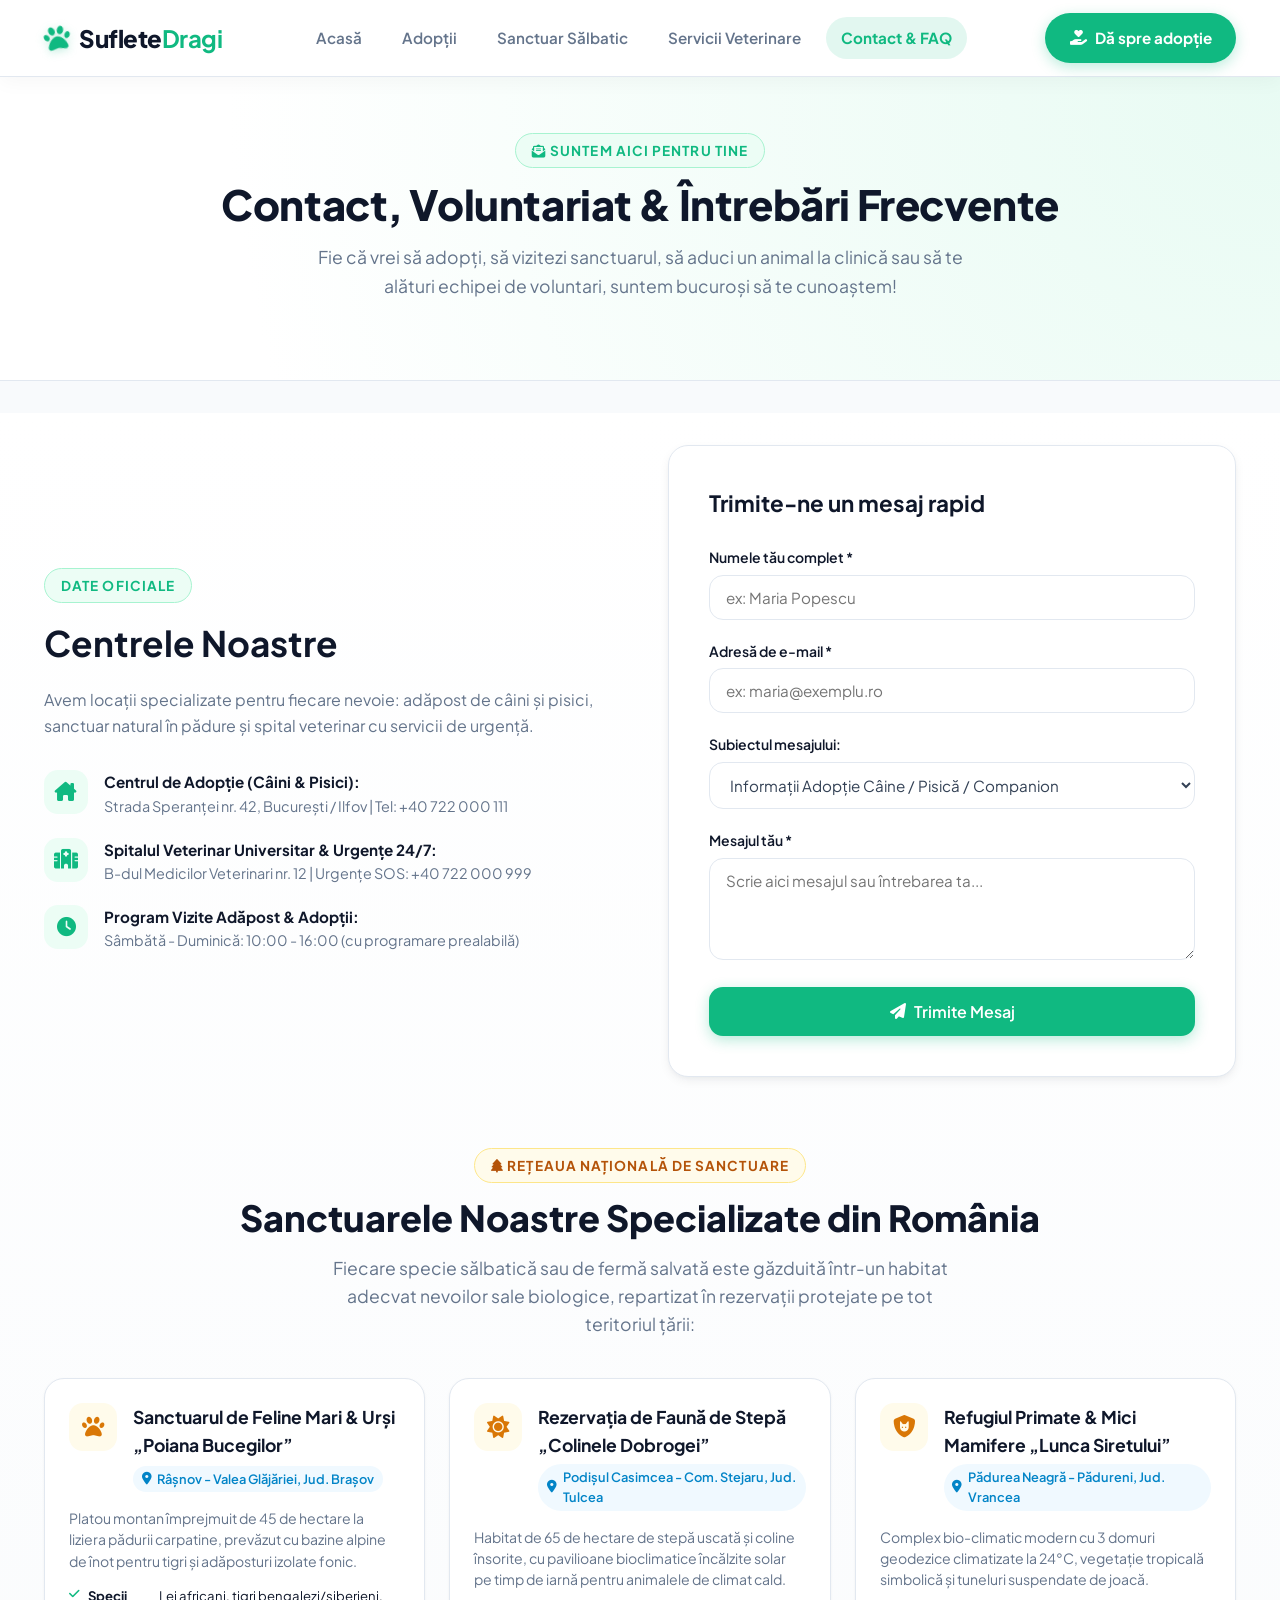
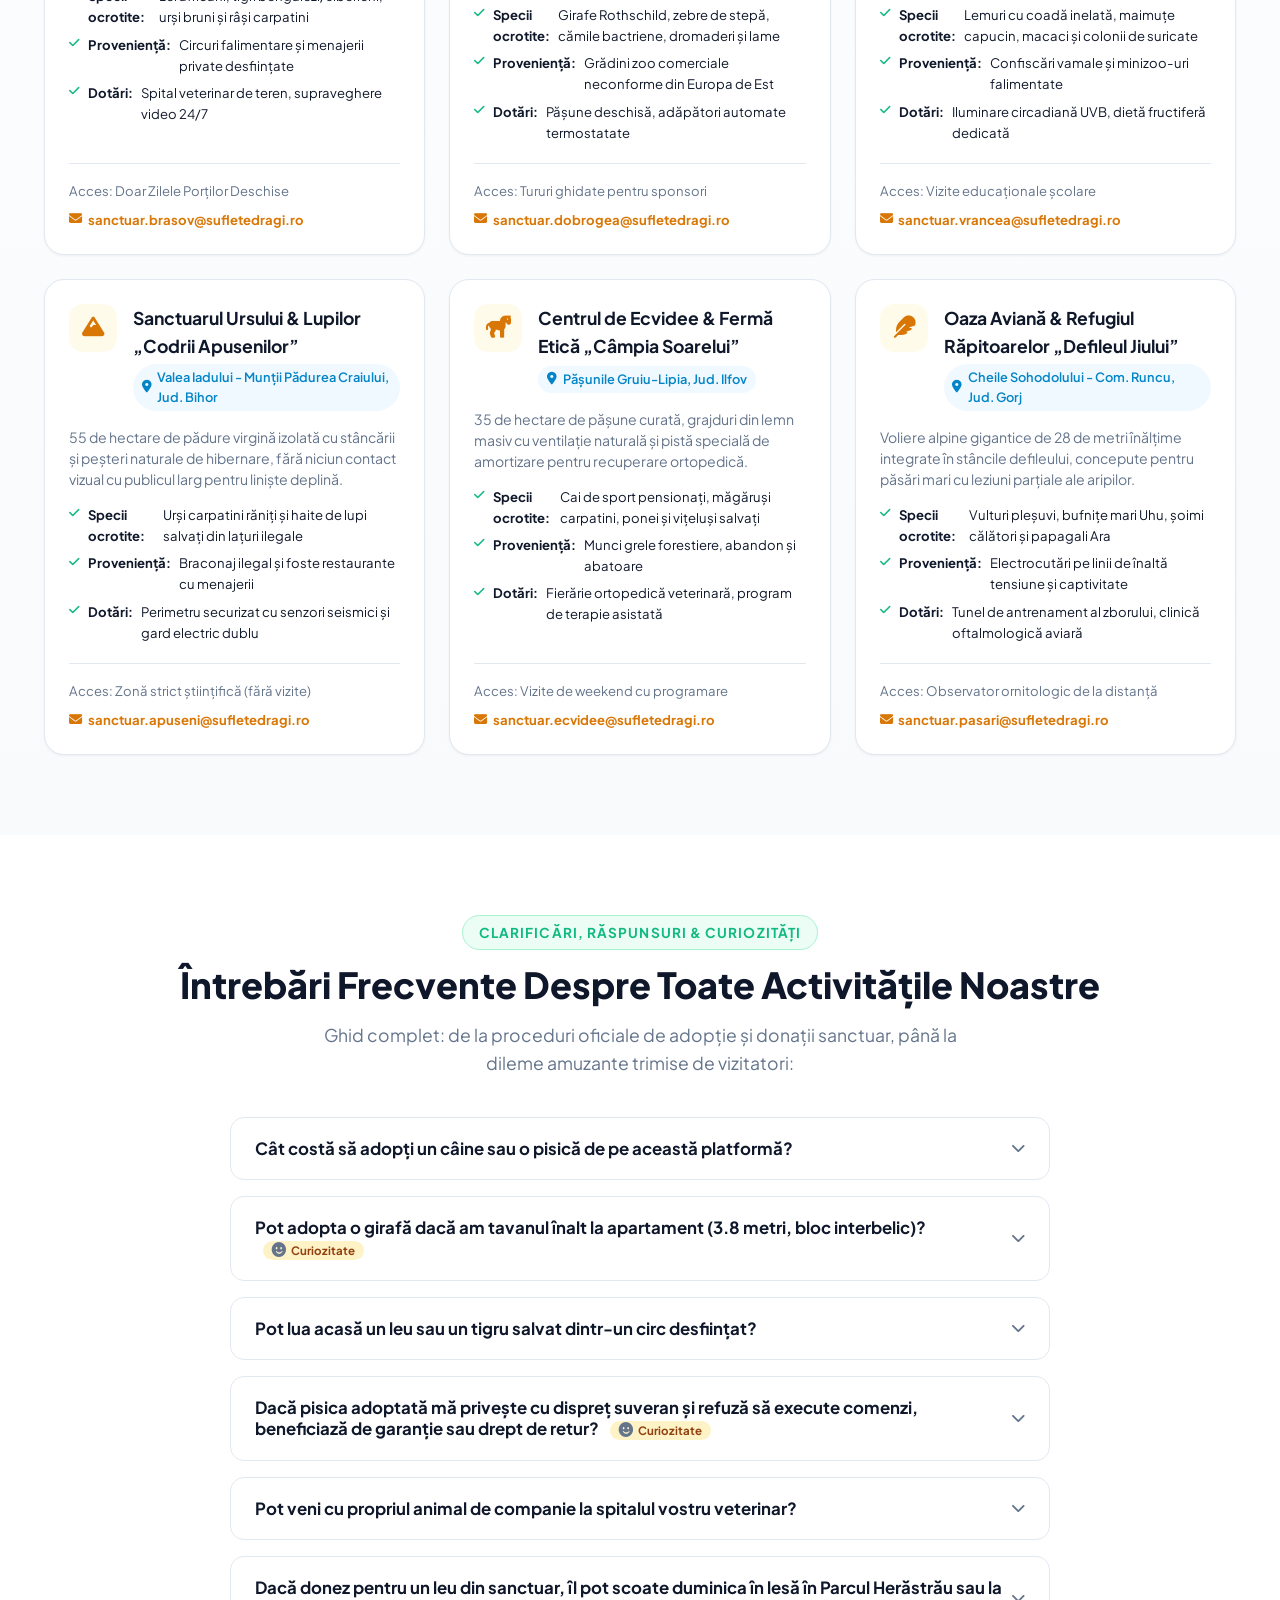
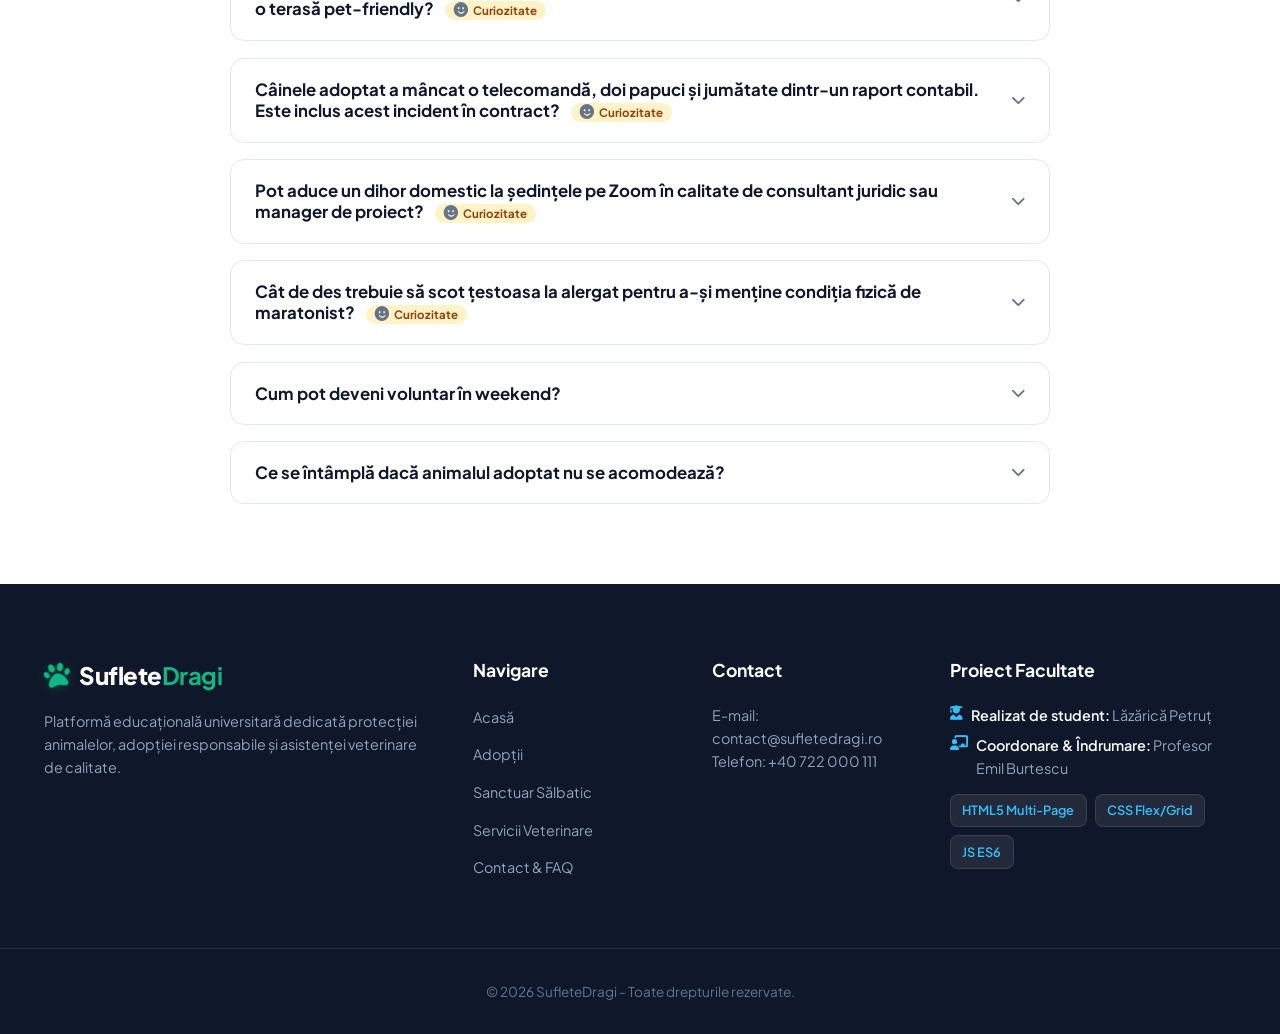
<file: contact.html>
<!DOCTYPE html>
<html lang="ro">
<head>
    <meta charset="UTF-8">
    <meta name="viewport" content="width=device-width, initial-scale=1.0">
    <title>Contact & Întrebări Frecvente - Suflete Dragi</title>
    <!-- Google Fonts -->
    <link rel="preconnect" href="https://fonts.googleapis.com">
    <link rel="preconnect" href="https://fonts.gstatic.com" crossorigin>
    <link href="https://fonts.googleapis.com/css2?family=Plus+Jakarta+Sans:wght@400;500;600;700;800&display=swap" rel="stylesheet">
    <!-- Font Awesome Icons -->
    <link rel="stylesheet" href="https://cdnjs.cloudflare.com/ajax/libs/font-awesome/6.5.1/css/all.min.css">
    <!-- Stiluri CSS -->
    <link rel="stylesheet" href="css/style.css">
</head>
<body>

    <!-- ================= NAVBAR ================= -->
    <header class="navbar-wrapper">
        <nav class="navbar container">
            <a href="index.html" class="logo">
                <i class="fa-solid fa-paw logo-icon"></i>
                <span>Suflete<strong>Dragi</strong></span>
            </a>

            <div class="nav-links" id="navLinks">
                <a href="index.html" class="nav-link">Acasă</a>
                <a href="animale.html" class="nav-link">Adopții</a>
                <a href="sanctuar.html" class="nav-link">Sanctuar Sălbatic</a>
                <a href="veterinar.html" class="nav-link">Servicii Veterinare</a>
                <a href="contact.html" class="nav-link active">Contact & FAQ</a>
            </div>

            <div class="nav-actions">
                <a href="animale.html?action=add" class="btn btn-primary">
                    <i class="fa-solid fa-hand-holding-heart"></i> Dă spre adopție
                </a>
                <button class="mobile-toggle" id="mobileMenuBtn" aria-label="Deschide Meniul">
                    <i class="fa-solid fa-bars"></i>
                </button>
            </div>
        </nav>
    </header>

    <!-- ================= PAGE BANNER ================= -->
    <section class="page-header-section">
        <div class="container text-center">
            <span class="section-tag"><i class="fa-solid fa-envelope-open-text"></i> Suntem Aici Pentru Tine</span>
            <h1 class="page-title">Contact, Voluntariat & Întrebări Frecvente</h1>
            <p class="section-desc">
                Fie că vrei să adopți, să vizitezi sanctuarul, să aduci un animal la clinică sau să te alături echipei de voluntari, suntem bucuroși să te cunoaștem!
            </p>
        </div>
    </section>

    <!-- ================= SECȚIUNE CONTACT ================= -->
    <section class="contact-section" style="padding-top: 2rem;">
        <div class="container contact-container">
            <div class="contact-info">
                <span class="section-tag">Date Oficiale</span>
                <h2>Centrele Noastre</h2>
                <p>Avem locații specializate pentru fiecare nevoie: adăpost de câini și pisici, sanctuar natural în pădure și spital veterinar cu servicii de urgență.</p>
                
                <div class="contact-details">
                    <div class="contact-detail-item">
                        <i class="fa-solid fa-house-chimney"></i>
                        <div>
                            <strong>Centrul de Adopție (Câini & Pisici):</strong>
                            <p>Strada Speranței nr. 42, București / Ilfov | Tel: +40 722 000 111</p>
                        </div>
                    </div>
                    <div class="contact-detail-item">
                        <i class="fa-solid fa-hospital"></i>
                        <div>
                            <strong>Spitalul Veterinar Universitar & Urgențe 24/7:</strong>
                            <p>B-dul Medicilor Veterinari nr. 12 | Urgențe SOS: +40 722 000 999</p>
                        </div>
                    </div>
                    <div class="contact-detail-item">
                        <i class="fa-solid fa-clock"></i>
                        <div>
                            <strong>Program Vizite Adăpost & Adopții:</strong>
                            <p>Sâmbătă - Duminică: 10:00 - 16:00 (cu programare prealabilă)</p>
                        </div>
                    </div>
                </div>
            </div>

            <div class="contact-card">
                <h3>Trimite-ne un mesaj rapid</h3>
                <form id="contactForm">
                    <div class="form-group">
                        <label for="cName">Numele tău complet *</label>
                        <input type="text" id="cName" required placeholder="ex: Maria Popescu">
                    </div>
                    <div class="form-group">
                        <label for="cEmail">Adresă de e-mail *</label>
                        <input type="email" id="cEmail" required placeholder="ex: maria@exemplu.ro">
                    </div>
                    <div class="form-group">
                        <label for="cSubject">Subiectul mesajului:</label>
                        <select id="cSubject" class="custom-select">
                            <option value="adoptie">Informații Adopție Câine / Pisică / Companion</option>
                            <option value="circ_sanctuar">Donații Sanctuar Sălbatic & Părinte Simbolic</option>
                            <option value="clinica">Servicii Spital Veterinar</option>
                            <option value="voluntariat">Vreau să devin voluntar în weekend</option>
                            <option value="donatii">Donații corporative / Sponsorizări</option>
                        </select>
                    </div>
                    <div class="form-group">
                        <label for="cMessage">Mesajul tău *</label>
                        <textarea id="cMessage" rows="4" required placeholder="Scrie aici mesajul sau întrebarea ta..."></textarea>
                    </div>
                    <button type="submit" class="btn btn-primary btn-block">
                        <i class="fa-solid fa-paper-plane"></i> Trimite Mesaj
                    </button>
                </form>
            </div>
        </div>

        <!-- ================= REȚEAUA NAȚIONALĂ DE SANCTUARE (LOCAȚII DIN ROMÂNIA) ================= -->
        <div class="container" style="margin-top: 4.5rem;">
            <div class="section-header text-center">
                <span class="section-tag" style="background:#fffbeb; color:#b45309; border-color:#fde68a;">
                    <i class="fa-solid fa-tree"></i> Rețeaua Națională de Sanctuare
                </span>
                <h2 class="section-title">Sanctuarele Noastre Specializate din România</h2>
                <p class="section-desc">
                    Fiecare specie sălbatică sau de fermă salvată este găzduită într-un habitat adecvat nevoilor sale biologice, repartizat în rezervații protejate pe tot teritoriul țării:
                </p>
            </div>

            <div class="sanctuary-centers-grid">
                <!-- Sanctuar 1: Brașov -->
                <div class="sanctuary-center-card">
                    <div>
                        <div class="center-card-header">
                            <div class="center-icon"><i class="fa-solid fa-paw"></i></div>
                            <div>
                                <h3 class="center-title">Sanctuarul de Feline Mari & Urși „Poiana Bucegilor”</h3>
                                <span class="center-loc-badge"><i class="fa-solid fa-location-dot"></i> Râșnov - Valea Glăjăriei, Jud. Brașov</span>
                            </div>
                        </div>
                        <div class="center-card-body">
                            <p>Platou montan împrejmuit de 45 de hectare la liziera pădurii carpatine, prevăzut cu bazine alpine de înot pentru tigri și adăposturi izolate fonic.</p>
                            <ul class="center-details-list">
                                <li><i class="fa-solid fa-check"></i> <strong>Specii ocrotite:</strong> Lei africani, tigri bengalezi/siberieni, urși bruni și râși carpatini</li>
                                <li><i class="fa-solid fa-check"></i> <strong>Proveniență:</strong> Circuri falimentare și menajerii private desființate</li>
                                <li><i class="fa-solid fa-check"></i> <strong>Dotări:</strong> Spital veterinar de teren, supraveghere video 24/7</li>
                            </ul>
                        </div>
                    </div>
                    <div class="center-card-footer">
                        <span>Acces: Doar Zilele Porților Deschise</span>
                        <a href="mailto:sanctuar.brasov@sufletedragi.ro"><i class="fa-solid fa-envelope"></i> sanctuar.brasov@sufletedragi.ro</a>
                    </div>
                </div>

                <!-- Sanctuar 2: Dobrogea -->
                <div class="sanctuary-center-card">
                    <div>
                        <div class="center-card-header">
                            <div class="center-icon"><i class="fa-solid fa-sun"></i></div>
                            <div>
                                <h3 class="center-title">Rezervația de Faună de Stepă „Colinele Dobrogei”</h3>
                                <span class="center-loc-badge"><i class="fa-solid fa-location-dot"></i> Podișul Casimcea - Com. Stejaru, Jud. Tulcea</span>
                            </div>
                        </div>
                        <div class="center-card-body">
                            <p>Habitat de 65 de hectare de stepă uscată și coline însorite, cu pavilioane bioclimatice încălzite solar pe timp de iarnă pentru animalele de climat cald.</p>
                            <ul class="center-details-list">
                                <li><i class="fa-solid fa-check"></i> <strong>Specii ocrotite:</strong> Girafe Rothschild, zebre de stepă, cămile bactriene, dromaderi și lame</li>
                                <li><i class="fa-solid fa-check"></i> <strong>Proveniență:</strong> Grădini zoo comerciale neconforme din Europa de Est</li>
                                <li><i class="fa-solid fa-check"></i> <strong>Dotări:</strong> Pășune deschisă, adăpători automate termostatate</li>
                            </ul>
                        </div>
                    </div>
                    <div class="center-card-footer">
                        <span>Acces: Tururi ghidate pentru sponsori</span>
                        <a href="mailto:sanctuar.dobrogea@sufletedragi.ro"><i class="fa-solid fa-envelope"></i> sanctuar.dobrogea@sufletedragi.ro</a>
                    </div>
                </div>

                <!-- Sanctuar 3: Vrancea -->
                <div class="sanctuary-center-card">
                    <div>
                        <div class="center-card-header">
                            <div class="center-icon"><i class="fa-solid fa-shield-cat"></i></div>
                            <div>
                                <h3 class="center-title">Refugiul Primate & Mici Mamifere „Lunca Siretului”</h3>
                                <span class="center-loc-badge"><i class="fa-solid fa-location-dot"></i> Pădurea Neagră - Pădureni, Jud. Vrancea</span>
                            </div>
                        </div>
                        <div class="center-card-body">
                            <p>Complex bio-climatic modern cu 3 domuri geodezice climatizate la 24°C, vegetație tropicală simbolică și tuneluri suspendate de joacă.</p>
                            <ul class="center-details-list">
                                <li><i class="fa-solid fa-check"></i> <strong>Specii ocrotite:</strong> Lemuri cu coadă inelată, maimuțe capucin, macaci și colonii de suricate</li>
                                <li><i class="fa-solid fa-check"></i> <strong>Proveniență:</strong> Confiscări vamale și minizoo-uri falimentate</li>
                                <li><i class="fa-solid fa-check"></i> <strong>Dotări:</strong> Iluminare circadiană UVB, dietă fructiferă dedicată</li>
                            </ul>
                        </div>
                    </div>
                    <div class="center-card-footer">
                        <span>Acces: Vizite educaționale școlare</span>
                        <a href="mailto:sanctuar.vrancea@sufletedragi.ro"><i class="fa-solid fa-envelope"></i> sanctuar.vrancea@sufletedragi.ro</a>
                    </div>
                </div>

                <!-- Sanctuar 4: Apuseni -->
                <div class="sanctuary-center-card">
                    <div>
                        <div class="center-card-header">
                            <div class="center-icon"><i class="fa-solid fa-mountain"></i></div>
                            <div>
                                <h3 class="center-title">Sanctuarul Ursului & Lupilor „Codrii Apusenilor”</h3>
                                <span class="center-loc-badge"><i class="fa-solid fa-location-dot"></i> Valea Iadului - Munții Pădurea Craiului, Jud. Bihor</span>
                            </div>
                        </div>
                        <div class="center-card-body">
                            <p>55 de hectare de pădure virgină izolată cu stâncării și peșteri naturale de hibernare, fără niciun contact vizual cu publicul larg pentru liniște deplină.</p>
                            <ul class="center-details-list">
                                <li><i class="fa-solid fa-check"></i> <strong>Specii ocrotite:</strong> Urși carpatini răniți și haite de lupi salvați din lațuri ilegale</li>
                                <li><i class="fa-solid fa-check"></i> <strong>Proveniență:</strong> Braconaj ilegal și foste restaurante cu menajerii</li>
                                <li><i class="fa-solid fa-check"></i> <strong>Dotări:</strong> Perimetru securizat cu senzori seismici și gard electric dublu</li>
                            </ul>
                        </div>
                    </div>
                    <div class="center-card-footer">
                        <span>Acces: Zonă strict științifică (fără vizite)</span>
                        <a href="mailto:sanctuar.apuseni@sufletedragi.ro"><i class="fa-solid fa-envelope"></i> sanctuar.apuseni@sufletedragi.ro</a>
                    </div>
                </div>

                <!-- Sanctuar 5: Ilfov -->
                <div class="sanctuary-center-card">
                    <div>
                        <div class="center-card-header">
                            <div class="center-icon"><i class="fa-solid fa-horse"></i></div>
                            <div>
                                <h3 class="center-title">Centrul de Ecvidee & Fermă Etică „Câmpia Soarelui”</h3>
                                <span class="center-loc-badge"><i class="fa-solid fa-location-dot"></i> Pășunile Gruiu-Lipia, Jud. Ilfov</span>
                            </div>
                        </div>
                        <div class="center-card-body">
                            <p>35 de hectare de pășune curată, grajduri din lemn masiv cu ventilație naturală și pistă specială de amortizare pentru recuperare ortopedică.</p>
                            <ul class="center-details-list">
                                <li><i class="fa-solid fa-check"></i> <strong>Specii ocrotite:</strong> Cai de sport pensionați, măgăruși carpatini, ponei și vițeluși salvați</li>
                                <li><i class="fa-solid fa-check"></i> <strong>Proveniență:</strong> Munci grele forestiere, abandon și abatoare</li>
                                <li><i class="fa-solid fa-check"></i> <strong>Dotări:</strong> Fierărie ortopedică veterinară, program de terapie asistată</li>
                            </ul>
                        </div>
                    </div>
                    <div class="center-card-footer">
                        <span>Acces: Vizite de weekend cu programare</span>
                        <a href="mailto:sanctuar.ecvidee@sufletedragi.ro"><i class="fa-solid fa-envelope"></i> sanctuar.ecvidee@sufletedragi.ro</a>
                    </div>
                </div>

                <!-- Sanctuar 6: Gorj -->
                <div class="sanctuary-center-card">
                    <div>
                        <div class="center-card-header">
                            <div class="center-icon"><i class="fa-solid fa-feather"></i></div>
                            <div>
                                <h3 class="center-title">Oaza Aviană & Refugiul Răpitoarelor „Defileul Jiului”</h3>
                                <span class="center-loc-badge"><i class="fa-solid fa-location-dot"></i> Cheile Sohodolului - Com. Runcu, Jud. Gorj</span>
                            </div>
                        </div>
                        <div class="center-card-body">
                            <p>Voliere alpine gigantice de 28 de metri înălțime integrate în stâncile defileului, concepute pentru păsări mari cu leziuni parțiale ale aripilor.</p>
                            <ul class="center-details-list">
                                <li><i class="fa-solid fa-check"></i> <strong>Specii ocrotite:</strong> Vulturi pleșuvi, bufnițe mari Uhu, șoimi călători și papagali Ara</li>
                                <li><i class="fa-solid fa-check"></i> <strong>Proveniență:</strong> Electrocutări pe linii de înaltă tensiune și captivitate</li>
                                <li><i class="fa-solid fa-check"></i> <strong>Dotări:</strong> Tunel de antrenament al zborului, clinică oftalmologică aviară</li>
                            </ul>
                        </div>
                    </div>
                    <div class="center-card-footer">
                        <span>Acces: Observator ornitologic de la distanță</span>
                        <a href="mailto:sanctuar.pasari@sufletedragi.ro"><i class="fa-solid fa-envelope"></i> sanctuar.pasari@sufletedragi.ro</a>
                    </div>
                </div>
            </div>
        </div>
    </section>

    <!-- ================= SECȚIUNE FAQ ACCORDION (CU ÎNTREBĂRI SERIOASE ȘI AMUZANTE) ================= -->
    <section class="faq-section" id="faq" style="background:#fff; padding: 5rem 0;">
        <div class="container">
            <div class="section-header text-center">
                <span class="section-tag">Clarificări, Răspunsuri & Curiozități</span>
                <h2 class="section-title">Întrebări Frecvente Despre Toate Activitățile Noastre</h2>
                <p class="section-desc">Ghid complet: de la proceduri oficiale de adopție și donații sanctuar, până la dileme amuzante trimise de vizitatori:</p>
            </div>

            <div class="faq-accordion" id="faqAccordion">
                <!-- FAQ 1 (Oficial) -->
                <div class="faq-item">
                    <button class="faq-question">
                        <span>Cât costă să adopți un câine sau o pisică de pe această platformă?</span>
                        <i class="fa-solid fa-chevron-down"></i>
                    </button>
                    <div class="faq-answer">
                        <p><strong>Adopția este 100% gratuită!</strong> Toate animalele noastre de companie pleacă deparazitate intern/extern, vaccinate, microcipate și sterilizate (în cazul celor de vârstă potrivită). Nu percepem nicio taxă.</p>
                    </div>
                </div>

                <!-- FAQ 2 (Amuzant - Girafa) -->
                <div class="faq-item">
                    <button class="faq-question">
                        <span>Pot adopta o girafă dacă am tavanul înalt la apartament (3.8 metri, bloc interbelic)? <span class="faq-funny-pill"><i class="fa-solid fa-face-smile"></i> Curiozitate</span></span>
                        <i class="fa-solid fa-chevron-down"></i>
                    </button>
                    <div class="faq-answer">
                        <p>Deși comisia noastră locativă apreciază patrimoniul arhitectural interbelic și tavanele generoase de 3.8 metri, <strong>girafele adulte din sanctuar ating în mod curent între 4.8 și 5.5 metri înălțime</strong>. Acest lucru ar obliga girafa să stea cu gâtul permanent înclinat la 45 de grade sau să își salute vecinii de la etajul 3 prin planșeu. În plus, o girafă consumă circa 30 kg de crengi de salcâm pe zi, nu ficus de sufragerie. Girafele rămân strict în rezervația din Dobrogea, dar le puteți susține ca Părinte Simbolic cu o donație lunară, scutindu-vă asociația de proprietari de complicații structurale!</p>
                    </div>
                </div>

                <!-- FAQ 3 (Oficial) -->
                <div class="faq-item">
                    <button class="faq-question">
                        <span>Pot lua acasă un leu sau un tigru salvat dintr-un circ desființat?</span>
                        <i class="fa-solid fa-chevron-down"></i>
                    </button>
                    <div class="faq-answer">
                        <p><strong>Categoric nu!</strong> Animalele sălbatice mari nu pot fi deținute legal de persoane fizice și au nevoie de condiții speciale de siguranță, spațiu și alimentație. Pentru acestea funcționează <strong>Donația pentru Sanctuar</strong>: le susții financiar hrana și asistența medicală, primești certificat oficial de susținător, rapoarte foto/video și le poți vizita la Zilele Porților Deschise.</p>
                    </div>
                </div>

                <!-- FAQ 4 (Amuzant - Pisica) -->
                <div class="faq-item">
                    <button class="faq-question">
                        <span>Dacă pisica adoptată mă privește cu dispreț suveran și refuză să execute comenzi, beneficiază de garanție sau drept de retur? <span class="faq-funny-pill"><i class="fa-solid fa-face-smile"></i> Curiozitate</span></span>
                        <i class="fa-solid fa-chevron-down"></i>
                    </button>
                    <div class="faq-answer">
                        <p>Conform standardelor etologice internaționale, <strong>privirea de superioritate aristocratică și disprețul profund reprezintă setările standard din fabrică</strong> ale oricărei feline perfect sănătoase. Din punct de vedere juridic-felin, nu dumneavoastră ați adoptat pisica, ci pisica a consimțit cu mărinimie să locuiască în aceeași incintă, permițându-vă privilegiul onorific de a-i achita hrana și de a-i curăța litiera la ore fixe. Dacă pisica toarce măcar 90 de secunde pe săptămână și vă permite să o mângâiați când vrea ea, se consideră că funcționează la randament optim.</p>
                    </div>
                </div>

                <!-- FAQ 5 (Oficial) -->
                <div class="faq-item">
                    <button class="faq-question">
                        <span>Pot veni cu propriul animal de companie la spitalul vostru veterinar?</span>
                        <i class="fa-solid fa-chevron-down"></i>
                    </button>
                    <div class="faq-answer">
                        <p><strong>Da!</strong> Spitalul nostru veterinar universitar primește pacienți din toată țara pentru consultații de specialitate (chirurgie, stomatologie, cardiologie, ortopedie). Veniturile obținute din serviciile plătite subvenționează direct tratamentele animalelor fără stăpân și ale celor din sanctuare!</p>
                    </div>
                </div>

                <!-- FAQ 6 (Amuzant - Leul la terasă) -->
                <div class="faq-item">
                    <button class="faq-question">
                        <span>Dacă donez pentru un leu din sanctuar, îl pot scoate duminica în lesă în Parcul Herăstrău sau la o terasă pet-friendly? <span class="faq-funny-pill"><i class="fa-solid fa-face-smile"></i> Curiozitate</span></span>
                        <i class="fa-solid fa-chevron-down"></i>
                    </button>
                    <div class="faq-answer">
                        <p>Am analizat acest scenariu cu maximă atenție din perspectivă logistică și de siguranță publică. Deși un leu de 230 kg ar rezolva instantaneu orice dispută privind eliberarea unei mese la terasă, din păcate <strong>niciun producător autorizat nu fabrică lese retractabile flexi certificate pentru forțe de tracțiune de 4 kilonewtoni</strong>. De asemenea, ospătarii tind să se panicheze când clientul comandă 12 kg de pulpă crudă de vită la garnitură. Donația vă aduce însă un Certificat Oficial, fotografii la rezoluție maximă și invitație la Zilele Porților Deschise în rezervație.</p>
                    </div>
                </div>

                <!-- FAQ 7 (Amuzant - Papucii și telecomanda) -->
                <div class="faq-item">
                    <button class="faq-question">
                        <span>Câinele adoptat a mâncat o telecomandă, doi papuci și jumătate dintr-un raport contabil. Este inclus acest incident în contract? <span class="faq-funny-pill"><i class="fa-solid fa-face-smile"></i> Curiozitate</span></span>
                        <i class="fa-solid fa-chevron-down"></i>
                    </button>
                    <div class="faq-answer">
                        <p>Conform art. 4 al Codului Nescris al Fericirii Canine, papucii constituie o ofrandă tradițională de bun-venit din partea familiei adoptatoare. Telecomenzile sunt de obicei degustate pentru a vă descuraja sedentarismul și a vă trimite la plimbare în parc, iar raportul contabil a fost, cel mai probabil, considerat defectuos din punct de vedere fiscal de către cățel. Vă recomandăm jucării de ros din cauciuc dur și ascunderea încălțămintei la peste 1.6 metri altitudine. Clinica noastră vă asigură radiografii dacă suspectați că butoanele telecomenzii încă emit din stomac!</p>
                    </div>
                </div>

                <!-- FAQ 8 (Amuzant - Dihorul la birou) -->
                <div class="faq-item">
                    <button class="faq-question">
                        <span>Pot aduce un dihor domestic la ședințele pe Zoom în calitate de consultant juridic sau manager de proiect? <span class="faq-funny-pill"><i class="fa-solid fa-face-smile"></i> Curiozitate</span></span>
                        <i class="fa-solid fa-chevron-down"></i>
                    </button>
                    <div class="faq-answer">
                        <p>Dihorii au abilități dovedite de negociere rapidă: pot sustrage simultan două pixuri, o pereche de căști wireless și cheile de la birou în mai puțin de 30 de secunde. Totuși, dihorii dorm în medie 18 ore pe zi și au obiceiul de a trimite mesaje incoerente pe Teams mergând de-a curmezișul pe tastatură. Dacă echipa dumneavoastră are nevoie de relaxare și umor, dihorul este asistentul ideal, însă nu ne asumăm răspunderea dacă acesta aprobă accidental cereri de concediu în timp ce se rostogolește pe mouse.</p>
                    </div>
                </div>

                <!-- FAQ 9 (Amuzant - Viteza țestoasei) -->
                <div class="faq-item">
                    <button class="faq-question">
                        <span>Cât de des trebuie să scot țestoasa la alergat pentru a-și menține condiția fizică de maratonist? <span class="faq-funny-pill"><i class="fa-solid fa-face-smile"></i> Curiozitate</span></span>
                        <i class="fa-solid fa-chevron-down"></i>
                    </button>
                    <div class="faq-answer">
                        <p>Contrar fabulelor antice cu iepurele și broasca țestoasă, un antrenament cardio intensiv pentru o țestoasă de uscat constă într-o <strong>plimbare tactică de 14 metri pe oră</strong>, urmată de un somn binemeritat de 6 ore la soare și o frunză crocantă de păpădie. Nu este necesar să îi achiziționați pantofi de alergare sau smartwatch cu GPS. Un spațiu sigur cu substrat natural și lămpi UVB adecvate este tot ce îi trebuie pentru a atinge o bătrânețe venerabilă de 70-80 de ani!</p>
                    </div>
                </div>

                <!-- FAQ 10 (Oficial) -->
                <div class="faq-item">
                    <button class="faq-question">
                        <span>Cum pot deveni voluntar în weekend?</span>
                        <i class="fa-solid fa-chevron-down"></i>
                    </button>
                    <div class="faq-answer">
                        <p>Ai nevoie doar de dragoste pentru animale și dorință de a ajuta! Trimite-ne un mesaj prin formularul de pe această pagină cu opțiunea „Vreau să devin voluntar”. Vei participa la o scurtă sesiune de instruire și vei putea plimba cățeii, socializa pisicile sau ajuta la evenimentele de adopție.</p>
                    </div>
                </div>

                <!-- FAQ 11 (Oficial) -->
                <div class="faq-item">
                    <button class="faq-question">
                        <span>Ce se întâmplă dacă animalul adoptat nu se acomodează?</span>
                        <i class="fa-solid fa-chevron-down"></i>
                    </button>
                    <div class="faq-answer">
                        <p>Oferim consiliere gratuită de comportament canin/felin. În cazul rar în care acomodarea e imposibilă, animalul se poate întoarce oricând la noi – avem o politică strictă: niciun animal adoptat nu va ajunge vreodată pe stradă.</p>
                    </div>
                </div>
            </div>
        </div>
    </section>

    <!-- ================= FOOTER ================= -->
    <footer class="footer">
        <div class="container footer-content">
            <div class="footer-col">
                <div class="logo">
                    <i class="fa-solid fa-paw logo-icon"></i>
                    <span>Suflete<strong>Dragi</strong></span>
                </div>
                <p>Platformă educațională universitară dedicată protecției animalelor, adopției responsabile și asistenței veterinare de calitate.</p>
            </div>
            <div class="footer-col">
                <h4>Navigare</h4>
                <ul>
                    <li><a href="index.html">Acasă</a></li>
                    <li><a href="animale.html">Adopții</a></li>
                    <li><a href="sanctuar.html">Sanctuar Sălbatic</a></li>
                    <li><a href="veterinar.html">Servicii Veterinare</a></li>
                    <li><a href="contact.html">Contact & FAQ</a></li>
                </ul>
            </div>
            <div class="footer-col">
                <h4>Contact</h4>
                <p>E-mail: contact@sufletedragi.ro<br>Telefon: +40 722 000 111</p>
            </div>
            <div class="footer-col">
                <h4>Proiect Facultate</h4>
                <div class="project-credits">
                    <p class="credit-item">
                        <i class="fa-solid fa-user-graduate"></i>
                        <span><strong>Realizat de student:</strong> Lăzărică Petruț</span>
                    </p>
                    <p class="credit-item">
                        <i class="fa-solid fa-chalkboard-user"></i>
                        <span><strong>Coordonare & Îndrumare:</strong> Profesor Emil Burtescu</span>
                    </p>
                </div>
                <div class="tech-stack-badges">
                    <span class="tech-tag">HTML5 Multi-Page</span>
                    <span class="tech-tag">CSS Flex/Grid</span>
                    <span class="tech-tag">JS ES6</span>
                </div>
            </div>
        </div>
        <div class="footer-bottom text-center">
            <p>&copy; 2026 SufleteDragi - Toate drepturile rezervate.</p>
        </div>
    </footer>

    <div class="toast-container" id="toastContainer"></div>

    <script src="js/data.js"></script>
    <script src="js/app.js"></script>
</body>
</html>
</file>
<file: css/style.css>
/* ==========================================================
   STILURI PRINCIPALE - PLATFORMĂ ADOPȚIE ANIMALE "SUFLETE DRAGI"
   Proiect Dezvoltare Web (HTML5 / CSS3 / ES6)
   ========================================================== */

/* ---------- 1. VARIABILE CSS & RESET ---------- */
:root {
    --primary: #10b981;             /* Verde cald, simbol al speranței */
    --primary-hover: #059669;
    --primary-light: #ecfdf5;
    --primary-border: #a7f3d0;

    --accent: #f59e0b;              /* Portocaliu / Chihlimbar cald */
    --accent-light: #fef3c7;
    --accent-hover: #d97706;

    --danger: #ef4444;
    --danger-light: #fee2e2;

    --dark: #0f172a;                /* Slate 900 */
    --text: #334155;                /* Slate 700 */
    --text-muted: #64748b;          /* Slate 500 */
    --bg-light: #f8fafc;            /* Fundal pagină */
    --bg-white: #ffffff;
    --border: #e2e8f0;

    --radius-sm: 8px;
    --radius-md: 14px;
    --radius-lg: 20px;
    --radius-full: 9999px;

    --shadow-sm: 0 1px 3px rgba(0, 0, 0, 0.05);
    --shadow-md: 0 4px 12px -2px rgba(15, 23, 42, 0.08), 0 2px 6px -1px rgba(15, 23, 42, 0.04);
    --shadow-lg: 0 16px 32px -8px rgba(15, 23, 42, 0.12);
    --shadow-hover: 0 20px 35px -10px rgba(16, 185, 129, 0.2);

    --font: 'Plus Jakarta Sans', system-ui, -apple-system, sans-serif;
    --transition: all 0.25s ease-in-out;
}

*, *::before, *::after {
    box-sizing: border-box;
    margin: 0;
    padding: 0;
}

html {
    scroll-behavior: smooth;
    font-size: 16px;
}

body {
    font-family: var(--font);
    background-color: var(--bg-light);
    color: var(--text);
    line-height: 1.6;
    overflow-x: hidden;
}

img {
    max-width: 100%;
    height: auto;
    display: block;
}

a {
    color: inherit;
    text-decoration: none;
    transition: var(--transition);
}

ul {
    list-style: none;
}

button, input, select, textarea {
    font-family: inherit;
    font-size: inherit;
}

/* ---------- 2. UTILS & LAYOUT ---------- */
.container {
    width: 100%;
    max-width: 1240px;
    margin-left: auto;
    margin-right: auto;
    padding-left: 1.5rem;
    padding-right: 1.5rem;
}

.text-center {
    text-align: center;
}

.section-tag {
    display: inline-block;
    font-size: 0.85rem;
    font-weight: 700;
    text-transform: uppercase;
    letter-spacing: 0.08em;
    color: var(--primary);
    background-color: var(--primary-light);
    padding: 0.35rem 1rem;
    border-radius: var(--radius-full);
    margin-bottom: 0.75rem;
    border: 1px solid var(--primary-border);
}

.section-title {
    font-size: 2.25rem;
    font-weight: 800;
    color: var(--dark);
    line-height: 1.25;
    margin-bottom: 0.85rem;
}

.section-desc {
    color: var(--text-muted);
    font-size: 1.1rem;
    max-width: 650px;
    margin: 0 auto 2.5rem;
}

/* Butoane refolosibile */
.btn {
    display: inline-flex;
    align-items: center;
    justify-content: center;
    gap: 0.5rem;
    padding: 0.75rem 1.4rem;
    font-weight: 600;
    border-radius: var(--radius-md);
    cursor: pointer;
    border: 2px solid transparent;
    transition: var(--transition);
}

.btn-primary {
    background-color: var(--primary);
    color: #fff;
    box-shadow: 0 4px 14px rgba(16, 185, 129, 0.3);
}

.btn-primary:hover {
    background-color: var(--primary-hover);
    transform: translateY(-2px);
    box-shadow: 0 6px 20px rgba(16, 185, 129, 0.4);
}

.btn-outline {
    background-color: transparent;
    border-color: var(--border);
    color: var(--dark);
}

.btn-outline:hover {
    background-color: #fff;
    border-color: var(--primary);
    color: var(--primary);
}

.btn-ghost {
    background: transparent;
    color: var(--text-muted);
}

.btn-ghost:hover {
    color: var(--danger);
    background-color: var(--danger-light);
}

.btn-large {
    padding: 0.95rem 1.8rem;
    font-size: 1.05rem;
}

.btn-block {
    width: 100%;
}

/* ---------- 3. NAVBAR ---------- */
.navbar-wrapper {
    position: sticky;
    top: 0;
    z-index: 100;
    background: rgba(255, 255, 255, 0.96);
    backdrop-filter: blur(16px);
    border-bottom: 1px solid var(--border);
    transition: var(--transition);
    box-shadow: 0 4px 20px rgba(0, 0, 0, 0.04);
}

.navbar {
    display: flex;
    align-items: center;
    justify-content: space-between;
    height: 76px;
    gap: 1.5rem;
}

.logo {
    display: flex;
    align-items: center;
    gap: 0.6rem;
    font-size: 1.5rem;
    font-weight: 800;
    color: var(--dark);
    letter-spacing: -0.02em;
    flex-shrink: 0;
    transition: transform 0.2s ease;
}

.logo:hover {
    transform: scale(1.02);
}

.logo-icon {
    font-size: 1.65rem;
    color: var(--primary);
    transform: rotate(-10deg);
    filter: drop-shadow(0 2px 4px rgba(16, 185, 129, 0.25));
}

.logo strong {
    color: var(--primary);
}

.nav-links {
    display: flex;
    align-items: center;
    gap: 0.6rem;
}

.nav-link {
    font-size: 0.95rem;
    font-weight: 600;
    color: var(--text-muted);
    padding: 0.55rem 0.95rem;
    border-radius: var(--radius-full);
    transition: all 0.2s ease;
    display: inline-flex;
    align-items: center;
}

.nav-link:hover {
    color: var(--primary);
    background: rgba(16, 185, 129, 0.08);
}

.nav-link.active {
    color: var(--primary);
    background: rgba(16, 185, 129, 0.12);
    font-weight: 700;
}

.nav-actions {
    display: flex;
    align-items: center;
    gap: 0.85rem;
    flex-shrink: 0;
}

#favoritesBtn {
    position: relative;
    padding: 0.65rem 1rem;
    border-radius: var(--radius-full);
    background: #fff;
    border: 1.5px solid var(--border);
    color: var(--danger);
    font-size: 1rem;
    transition: all 0.2s ease;
}

#favoritesBtn:hover {
    border-color: var(--danger);
    background: #fef2f2;
    transform: translateY(-2px);
    box-shadow: 0 4px 12px rgba(239, 68, 68, 0.15);
}

.nav-actions .btn-primary {
    padding: 0.65rem 1.4rem;
    font-weight: 700;
    font-size: 0.95rem;
    border-radius: var(--radius-full);
    box-shadow: 0 4px 14px rgba(16, 185, 129, 0.28);
    transition: all 0.25s cubic-bezier(0.16, 1, 0.3, 1);
}

.nav-actions .btn-primary:hover {
    transform: translateY(-2px);
    box-shadow: 0 6px 18px rgba(16, 185, 129, 0.38);
}

.nav-actions .btn-circus {
    padding: 0.65rem 1.35rem;
    font-weight: 700;
    border-radius: var(--radius-full);
}

#favoritesBtn .badge {
    position: absolute;
    top: -6px;
    right: -6px;
    background-color: var(--danger);
    color: white;
    font-size: 0.75rem;
    font-weight: 700;
    min-width: 20px;
    height: 20px;
    line-height: 20px;
    text-align: center;
    border-radius: 50%;
    padding: 0 4px;
}

.mobile-toggle {
    display: none;
    background: none;
    border: none;
    font-size: 1.5rem;
    color: var(--dark);
    cursor: pointer;
}

/* ---------- 4. HERO SECTION ---------- */
.hero-section {
    padding: 4.5rem 0 3.5rem;
    background: radial-gradient(circle at top right, #e8fbf3 0%, transparent 60%),
                radial-gradient(circle at bottom left, #fffbeb 0%, transparent 50%);
}

.hero-container {
    display: grid;
    grid-template-columns: 1.15fr 0.85fr;
    gap: 3.5rem;
    align-items: center;
}

.hero-badge {
    display: inline-flex;
    align-items: center;
    gap: 0.5rem;
    padding: 0.4rem 1rem;
    background: var(--accent-light);
    color: var(--accent-hover);
    border-radius: var(--radius-full);
    font-size: 0.85rem;
    font-weight: 700;
    margin-bottom: 1.25rem;
}

.hero-title {
    font-size: 3.25rem;
    font-weight: 800;
    color: var(--dark);
    line-height: 1.15;
    margin-bottom: 1.25rem;
    letter-spacing: -0.02em;
}

.hero-desc {
    font-size: 1.15rem;
    color: var(--text-muted);
    margin-bottom: 2rem;
    max-width: 540px;
}

.hero-buttons {
    display: flex;
    flex-wrap: wrap;
    gap: 1rem;
    margin-bottom: 3rem;
}

.hero-stats {
    display: grid;
    grid-template-columns: repeat(3, 1fr);
    gap: 1.5rem;
    padding-top: 1.75rem;
    border-top: 1px solid var(--border);
}

.stat-card {
    display: flex;
    flex-direction: column;
}

.stat-number {
    font-size: 1.85rem;
    font-weight: 800;
    color: var(--dark);
}

.stat-label {
    font-size: 0.85rem;
    color: var(--text-muted);
    font-weight: 500;
}

.hero-visual {
    position: relative;
}

.image-wrapper {
    position: relative;
    border-radius: var(--radius-lg);
    overflow: visible;
}

.hero-img {
    border-radius: var(--radius-lg);
    box-shadow: var(--shadow-lg);
    width: 100%;
    height: 480px;
    object-fit: cover;
}

/* ---------- CARUSEL HERO (INDEX.HTML) ---------- */
.hero-carousel {
    position: relative;
    width: 100%;
    height: 480px;
    border-radius: var(--radius-lg);
    overflow: hidden;
    box-shadow: var(--shadow-lg);
    background-color: #0f172a;
    user-select: none;
}

.carousel-track {
    position: relative;
    width: 100%;
    height: 100%;
}

.carousel-slide {
    position: absolute;
    top: 0;
    left: 0;
    width: 100%;
    height: 100%;
    opacity: 0;
    visibility: hidden;
    transition: opacity 0.8s cubic-bezier(0.16, 1, 0.3, 1), 
                visibility 0.8s ease, 
                transform 0.8s cubic-bezier(0.16, 1, 0.3, 1);
    transform: scale(1.04);
}

.carousel-slide.active {
    opacity: 1;
    visibility: visible;
    transform: scale(1);
    z-index: 1;
}

.carousel-slide img {
    width: 100%;
    height: 100%;
    object-fit: cover;
    display: block;
}

/* Săgeți de navigare */
.carousel-arrow {
    position: absolute;
    top: 50%;
    transform: translateY(-50%);
    width: 40px;
    height: 40px;
    border-radius: var(--radius-full);
    background: rgba(255, 255, 255, 0.88);
    backdrop-filter: blur(8px);
    border: 1px solid rgba(255, 255, 255, 0.4);
    color: var(--dark);
    font-size: 0.95rem;
    display: flex;
    align-items: center;
    justify-content: center;
    cursor: pointer;
    z-index: 5;
    opacity: 0.85;
    transition: all 0.25s cubic-bezier(0.16, 1, 0.3, 1);
    box-shadow: 0 4px 12px rgba(0, 0, 0, 0.15);
}

.carousel-arrow:hover {
    background: #ffffff;
    opacity: 1;
    transform: translateY(-50%) scale(1.1);
    box-shadow: 0 6px 18px rgba(16, 185, 129, 0.35);
    color: var(--primary);
}

.carousel-arrow.prev {
    left: 14px;
}

.carousel-arrow.next {
    right: 14px;
}

/* Puncte indicatoare (dots) centrate la bază */
.carousel-dots {
    position: absolute;
    bottom: 16px;
    left: 50%;
    transform: translateX(-50%);
    display: flex;
    align-items: center;
    gap: 8px;
    z-index: 5;
    background: rgba(15, 23, 42, 0.35);
    padding: 6px 14px;
    border-radius: var(--radius-full);
    backdrop-filter: blur(6px);
}

.carousel-dot {
    width: 8px;
    height: 8px;
    border-radius: var(--radius-full);
    background: rgba(255, 255, 255, 0.55);
    border: none;
    cursor: pointer;
    transition: all 0.3s cubic-bezier(0.16, 1, 0.3, 1);
    padding: 0;
}

.carousel-dot.active {
    width: 22px;
    background: var(--primary);
    box-shadow: 0 0 10px rgba(16, 185, 129, 0.85);
}

.floating-badge {
    position: absolute;
    z-index: 20;
    background: rgba(255, 255, 255, 0.95);
    backdrop-filter: blur(8px);
    padding: 0.85rem 1.2rem;
    border-radius: var(--radius-md);
    box-shadow: var(--shadow-md);
    display: flex;
    align-items: center;
    gap: 0.85rem;
    border: 1px solid var(--border);
    animation: float 4s ease-in-out infinite;
}

.floating-badge i {
    font-size: 1.5rem;
    color: var(--primary);
}

.floating-badge strong {
    display: block;
    font-size: 0.9rem;
    color: var(--dark);
}

.floating-badge span {
    font-size: 0.75rem;
    color: var(--text-muted);
}

.badge-top {
    top: -20px;
    left: -20px;
}

.badge-bottom {
    bottom: -20px;
    right: -38px;
    animation-delay: 2s;
}

@keyframes float {
    0%, 100% { transform: translateY(0); }
    50% { transform: translateY(-8px); }
}

/* ---------- 5. CATALOG & FILTRARE ---------- */
.pets-section {
    padding: 5rem 0;
}

.filter-panel {
    background-color: var(--bg-white);
    border-radius: var(--radius-lg);
    padding: 1.75rem;
    box-shadow: var(--shadow-md);
    border: 1px solid var(--border);
    margin-bottom: 2rem;
    display: flex;
    flex-direction: column;
    gap: 1.25rem;
}

.search-box {
    position: relative;
    width: 100%;
}

.search-box i {
    position: absolute;
    left: 1.25rem;
    top: 50%;
    transform: translateY(-50%);
    color: var(--text-muted);
    font-size: 1.1rem;
}

.search-box input {
    width: 100%;
    padding: 0.9rem 1rem 0.9rem 3.1rem;
    border: 1.5px solid var(--border);
    border-radius: var(--radius-md);
    outline: none;
    transition: var(--transition);
    font-size: 1rem;
}

.search-box input:focus {
    border-color: var(--primary);
    box-shadow: 0 0 0 3px rgba(16, 185, 129, 0.15);
}

.filter-controls {
    display: flex;
    align-items: center;
    flex-wrap: wrap;
    gap: 1.25rem;
    justify-content: space-between;
}

.filter-group {
    display: flex;
    align-items: center;
    gap: 0.75rem;
}

.filter-group label {
    font-size: 0.9rem;
    font-weight: 600;
    color: var(--dark);
    display: flex;
    align-items: center;
    gap: 0.4rem;
}

.category-pills {
    display: flex;
    gap: 0.4rem;
    flex-wrap: wrap;
}

.pill {
    padding: 0.5rem 1rem;
    border-radius: var(--radius-full);
    border: 1px solid var(--border);
    background-color: var(--bg-light);
    color: var(--text);
    font-size: 0.875rem;
    font-weight: 600;
    cursor: pointer;
    transition: var(--transition);
    display: flex;
    align-items: center;
    gap: 0.4rem;
}

.pill:hover {
    border-color: var(--primary);
    color: var(--primary);
}

.pill.active {
    background-color: var(--primary);
    color: #fff;
    border-color: var(--primary);
    box-shadow: 0 3px 10px rgba(16, 185, 129, 0.3);
}

.custom-select {
    padding: 0.55rem 1rem;
    border-radius: var(--radius-md);
    border: 1px solid var(--border);
    background-color: #fff;
    color: var(--text);
    outline: none;
    cursor: pointer;
    transition: var(--transition);
}

.custom-select:focus {
    border-color: var(--primary);
}

.results-info {
    display: flex;
    align-items: center;
    justify-content: space-between;
    margin-bottom: 1.5rem;
    font-size: 0.95rem;
    color: var(--text-muted);
}

.active-filter-badge {
    background-color: var(--danger-light);
    color: var(--danger);
    font-weight: 600;
    padding: 0.3rem 0.8rem;
    border-radius: var(--radius-full);
    cursor: pointer;
    display: inline-flex;
    align-items: center;
    gap: 0.4rem;
}

/* ---------- 6. GRID ANIMĂLUȚE & CARD DESIGN ---------- */
.pets-grid {
    display: grid;
    grid-template-columns: repeat(auto-fill, minmax(280px, 1fr));
    gap: 2rem;
}

.pet-card {
    background-color: var(--bg-white);
    border-radius: var(--radius-lg);
    border: 1px solid var(--border);
    overflow: hidden;
    box-shadow: var(--shadow-sm);
    transition: var(--transition);
    display: flex;
    flex-direction: column;
    position: relative;
}

.pet-card:hover {
    transform: translateY(-6px);
    box-shadow: var(--shadow-hover);
    border-color: var(--primary-border);
}

.pet-img-container {
    position: relative;
    height: 230px;
    overflow: hidden;
}

.pet-card-img {
    width: 100%;
    height: 100%;
    object-fit: cover;
    transition: transform 0.4s ease;
}

.pet-card:hover .pet-card-img {
    transform: scale(1.05);
}

.pet-status-badge {
    position: absolute;
    top: 14px;
    left: 14px;
    padding: 0.3rem 0.75rem;
    font-size: 0.75rem;
    font-weight: 700;
    text-transform: uppercase;
    border-radius: var(--radius-full);
    letter-spacing: 0.05em;
}

.status-available {
    background-color: rgba(16, 185, 129, 0.9);
    color: #fff;
}

.status-urgent {
    background-color: rgba(239, 68, 68, 0.9);
    color: #fff;
    animation: pulse 2s infinite;
}

@keyframes pulse {
    0%, 100% { opacity: 1; }
    50% { opacity: 0.75; }
}

.fav-btn {
    position: absolute;
    top: 14px;
    right: 14px;
    width: 38px;
    height: 38px;
    border-radius: 50%;
    background-color: rgba(255, 255, 255, 0.9);
    border: none;
    display: flex;
    align-items: center;
    justify-content: center;
    cursor: pointer;
    font-size: 1.1rem;
    color: var(--text-muted);
    transition: var(--transition);
    box-shadow: var(--shadow-sm);
}

.fav-btn:hover, .fav-btn.active {
    color: var(--danger);
    background-color: #fff;
    transform: scale(1.15);
}

.pet-card-content {
    padding: 1.35rem;
    display: flex;
    flex-direction: column;
    flex-grow: 1;
}

.pet-card-header {
    display: flex;
    align-items: center;
    justify-content: space-between;
    margin-bottom: 0.4rem;
}

.pet-name {
    font-size: 1.35rem;
    font-weight: 800;
    color: var(--dark);
}

.pet-gender-icon {
    font-size: 1.1rem;
    font-weight: 700;
}

.gender-male {
    color: #3b82f6;
}

.gender-female {
    color: #ec4899;
}

.pet-breed {
    font-size: 0.9rem;
    color: var(--text-muted);
    margin-bottom: 0.85rem;
}

.pet-tags {
    display: flex;
    flex-wrap: wrap;
    gap: 0.4rem;
    margin-bottom: 1.2rem;
}

.pet-tag {
    font-size: 0.75rem;
    font-weight: 600;
    padding: 0.25rem 0.6rem;
    border-radius: var(--radius-sm);
    background-color: var(--bg-light);
    color: var(--text);
    border: 1px solid var(--border);
}

.pet-card-footer {
    margin-top: auto;
    display: grid;
    grid-template-columns: 1fr 1fr;
    gap: 0.6rem;
}

.btn-card-details {
    padding: 0.6rem;
    font-size: 0.9rem;
}

.btn-card-adopt {
    padding: 0.6rem;
    font-size: 0.9rem;
}

/* Empty State */
.empty-state {
    text-align: center;
    padding: 4rem 1rem;
    background: #fff;
    border-radius: var(--radius-lg);
    border: 2px dashed var(--border);
    margin-top: 1rem;
}

.empty-icon {
    font-size: 3.5rem;
    color: var(--text-muted);
    margin-bottom: 1rem;
}

.empty-state h3 {
    font-size: 1.35rem;
    color: var(--dark);
    margin-bottom: 0.5rem;
}

.empty-state p {
    color: var(--text-muted);
    margin-bottom: 1.5rem;
}

/* ---------- 7. CUM FUNCȚIONEAZĂ (STEPS) ---------- */
.how-it-works-section {
    padding: 5rem 0;
    background-color: #fff;
}

.steps-grid {
    display: grid;
    grid-template-columns: repeat(auto-fit, minmax(240px, 1fr));
    gap: 2rem;
}

.step-card {
    background-color: var(--bg-light);
    border-radius: var(--radius-lg);
    padding: 2.2rem 1.75rem;
    position: relative;
    border: 1px solid var(--border);
    transition: var(--transition);
}

.step-card:hover {
    transform: translateY(-5px);
    border-color: var(--primary);
}

.step-number {
    font-size: 2.8rem;
    font-weight: 800;
    color: rgba(16, 185, 129, 0.18);
    position: absolute;
    top: 1rem;
    right: 1.5rem;
    line-height: 1;
}

.step-icon {
    width: 60px;
    height: 60px;
    border-radius: var(--radius-md);
    background-color: var(--primary-light);
    color: var(--primary);
    font-size: 1.6rem;
    display: flex;
    align-items: center;
    justify-content: center;
    margin-bottom: 1.5rem;
}

.step-card h3 {
    font-size: 1.25rem;
    color: var(--dark);
    margin-bottom: 0.75rem;
}

.step-card p {
    font-size: 0.95rem;
    color: var(--text-muted);
}

/* ---------- 8. POVEȘTI DE SUCCES ---------- */
.stories-section {
    padding: 5rem 0;
}

.stories-grid {
    display: grid;
    grid-template-columns: repeat(auto-fit, minmax(320px, 1fr));
    gap: 2rem;
}

.story-card {
    background: #fff;
    border-radius: var(--radius-lg);
    border: 1px solid var(--border);
    overflow: hidden;
    box-shadow: var(--shadow-sm);
    display: flex;
    flex-direction: column;
}

.story-img {
    height: 220px;
    width: 100%;
    object-fit: cover;
}

.story-body {
    padding: 1.75rem;
    display: flex;
    flex-direction: column;
    justify-content: space-between;
    flex-grow: 1;
}

.story-quote {
    font-style: italic;
    color: var(--text);
    margin-bottom: 1.5rem;
    position: relative;
}

.story-author strong {
    display: block;
    color: var(--dark);
    font-size: 1rem;
}

.story-author span {
    font-size: 0.85rem;
    color: var(--text-muted);
}

/* ---------- 9. FAQ ACCORDION ---------- */
.faq-section {
    padding: 5rem 0;
    background-color: #fff;
}

.faq-accordion {
    max-width: 820px;
    margin: 0 auto;
    display: flex;
    flex-direction: column;
    gap: 1rem;
}

.faq-item {
    border: 1px solid var(--border);
    border-radius: var(--radius-md);
    overflow: hidden;
    transition: var(--transition);
}

.faq-item.active {
    border-color: var(--primary);
    box-shadow: var(--shadow-sm);
}

.faq-question {
    width: 100%;
    text-align: left;
    background: none;
    border: none;
    padding: 1.25rem 1.5rem;
    font-size: 1.05rem;
    font-weight: 700;
    color: var(--dark);
    cursor: pointer;
    display: flex;
    align-items: center;
    justify-content: space-between;
    transition: var(--transition);
}

.faq-question:hover {
    color: var(--primary);
}

.faq-question i {
    font-size: 0.9rem;
    color: var(--text-muted);
    transition: transform 0.3s ease;
}

.faq-item.active .faq-question i {
    transform: rotate(180deg);
    color: var(--primary);
}

.faq-answer {
    max-height: 0;
    overflow: hidden;
    transition: max-height 0.35s ease-out;
    background-color: var(--bg-light);
}

.faq-answer p {
    padding: 0 1.5rem 1.25rem;
    color: var(--text-muted);
    font-size: 0.95rem;
}

/* ---------- 10. CONTACT & FORM ---------- */
.contact-section {
    padding: 5rem 0;
    background: linear-gradient(to bottom, #fff, var(--bg-light));
}

.contact-container {
    display: grid;
    grid-template-columns: 1fr 1fr;
    gap: 3.5rem;
    align-items: center;
}

.contact-info h2 {
    font-size: 2.2rem;
    color: var(--dark);
    margin-bottom: 1rem;
}

.contact-info > p {
    color: var(--text-muted);
    margin-bottom: 2rem;
}

.contact-details {
    display: flex;
    flex-direction: column;
    gap: 1.25rem;
}

.contact-detail-item {
    display: flex;
    align-items: flex-start;
    gap: 1rem;
}

.contact-detail-item i {
    width: 44px;
    height: 44px;
    border-radius: var(--radius-md);
    background-color: var(--primary-light);
    color: var(--primary);
    display: flex;
    align-items: center;
    justify-content: center;
    font-size: 1.2rem;
    flex-shrink: 0;
}

.contact-detail-item strong {
    display: block;
    font-size: 0.95rem;
    color: var(--dark);
}

.contact-detail-item p {
    color: var(--text-muted);
    font-size: 0.9rem;
}

.contact-card {
    background-color: #fff;
    padding: 2.5rem;
    border-radius: var(--radius-lg);
    box-shadow: var(--shadow-md);
    border: 1px solid var(--border);
}

.contact-card h3 {
    font-size: 1.4rem;
    color: var(--dark);
    margin-bottom: 1.5rem;
}

/* Form Styles */
.form-group {
    margin-bottom: 1.25rem;
}

.form-row {
    display: grid;
    grid-template-columns: 1fr 1fr;
    gap: 1rem;
}

.form-group label {
    display: block;
    font-size: 0.875rem;
    font-weight: 600;
    color: var(--dark);
    margin-bottom: 0.4rem;
}

.form-group input,
.form-group select,
.form-group textarea {
    width: 100%;
    padding: 0.75rem 1rem;
    border: 1.5px solid var(--border);
    border-radius: var(--radius-md);
    outline: none;
    transition: var(--transition);
    font-size: 0.95rem;
    background-color: #fff;
}

.form-group input:focus,
.form-group select:focus,
.form-group textarea:focus {
    border-color: var(--primary);
    box-shadow: 0 0 0 3px rgba(16, 185, 129, 0.15);
}

.form-hint {
    display: block;
    font-size: 0.75rem;
    color: var(--text-muted);
    margin-top: 0.35rem;
}

.form-checkbox {
    display: flex;
    align-items: flex-start;
    gap: 0.6rem;
    margin-bottom: 1.5rem;
}

.form-checkbox input {
    margin-top: 0.25rem;
    cursor: pointer;
}

.form-checkbox label {
    font-size: 0.85rem;
    color: var(--text-muted);
    cursor: pointer;
}

.checkbox-group {
    display: flex;
    gap: 1.25rem;
    flex-wrap: wrap;
    margin-top: 0.4rem;
}

.inline-checkbox {
    display: flex;
    align-items: center;
    gap: 0.4rem;
    font-size: 0.875rem;
    cursor: pointer;
}

/* ---------- 11. FOOTER ---------- */
.footer {
    background-color: var(--dark);
    color: #cbd5e1;
    padding: 4.5rem 0 2rem;
}

.footer-content {
    display: grid;
    grid-template-columns: 2fr 1fr 1fr 1.5fr;
    gap: 3rem;
    margin-bottom: 3.5rem;
}

.footer-col .logo {
    color: #fff;
    margin-bottom: 1rem;
}

.footer-col p {
    font-size: 0.9rem;
    line-height: 1.6;
    margin-bottom: 1.5rem;
    color: #94a3b8;
}

.social-links {
    display: flex;
    gap: 0.75rem;
}

.social-links a {
    width: 38px;
    height: 38px;
    background-color: rgba(255, 255, 255, 0.08);
    border-radius: 50%;
    display: flex;
    align-items: center;
    justify-content: center;
    font-size: 1.1rem;
    color: #fff;
    transition: var(--transition);
}

.social-links a:hover {
    background-color: var(--primary);
    transform: translateY(-3px);
}

.footer-col h4 {
    color: #fff;
    font-size: 1.1rem;
    margin-bottom: 1.25rem;
}

.footer-col ul li {
    margin-bottom: 0.75rem;
}

.footer-col ul li a {
    color: #94a3b8;
    font-size: 0.9rem;
}

.footer-col ul li a:hover {
    color: var(--primary);
    padding-left: 4px;
}

.project-credits {
    margin-bottom: 0.85rem;
    display: flex;
    flex-direction: column;
    gap: 0.45rem;
}

.credit-item {
    display: flex;
    align-items: flex-start;
    gap: 0.5rem;
    font-size: 0.84rem;
    color: #cbd5e1;
    margin-bottom: 0 !important;
    line-height: 1.45;
}

.credit-item i {
    color: #38bdf8;
    margin-top: 0.15rem;
    font-size: 0.9rem;
    flex-shrink: 0;
}

.credit-item strong {
    color: #f8fafc;
    font-weight: 600;
}

.tech-stack-badges {
    display: flex;
    flex-wrap: wrap;
    gap: 0.5rem;
}

.tech-tag {
    background: rgba(255, 255, 255, 0.08);
    padding: 0.35rem 0.7rem;
    border-radius: var(--radius-sm);
    font-size: 0.8rem;
    font-weight: 600;
    color: #38bdf8;
    border: 1px solid rgba(255, 255, 255, 0.1);
}

.footer-bottom {
    padding-top: 2rem;
    border-top: 1px solid rgba(255, 255, 255, 0.1);
    font-size: 0.85rem;
    color: #64748b;
}

/* ---------- 12. MODALE ---------- */
.modal-backdrop {
    position: fixed;
    top: 0;
    left: 0;
    width: 100%;
    height: 100%;
    background-color: rgba(15, 23, 42, 0.75);
    backdrop-filter: blur(6px);
    z-index: 999;
    display: none;
    align-items: center;
    justify-content: center;
    padding: 1.5rem;
    opacity: 0;
    transition: opacity 0.3s ease;
}

.modal-backdrop.show {
    display: flex;
    opacity: 1;
}

.modal-dialog {
    background: #fff;
    border-radius: var(--radius-lg);
    width: 100%;
    max-width: 580px;
    max-height: 90vh;
    overflow-y: auto;
    box-shadow: var(--shadow-lg);
    position: relative;
    padding: 2.25rem;
    transform: translateY(20px) scale(0.95);
    transition: transform 0.3s cubic-bezier(0.16, 1, 0.3, 1);
}

.modal-backdrop.show .modal-dialog {
    transform: translateY(0) scale(1);
}

.modal-large {
    max-width: 820px;
    padding: 0;
}

.modal-close {
    position: absolute;
    top: 1.25rem;
    right: 1.25rem;
    background: var(--bg-light);
    border: 1px solid var(--border);
    width: 36px;
    height: 36px;
    border-radius: 50%;
    font-size: 1.4rem;
    color: var(--text-muted);
    cursor: pointer;
    display: flex;
    align-items: center;
    justify-content: center;
    transition: var(--transition);
    z-index: 10;
}

.modal-close:hover {
    background: var(--danger-light);
    color: var(--danger);
}

.modal-header {
    text-align: center;
    margin-bottom: 1.75rem;
}

.modal-header-icon {
    font-size: 2.5rem;
    color: var(--primary);
    margin-bottom: 0.5rem;
}

.modal-header h3 {
    font-size: 1.6rem;
    color: var(--dark);
}

.modal-header p {
    color: var(--text-muted);
    font-size: 0.95rem;
}

.modal-actions {
    display: flex;
    justify-content: flex-end;
    gap: 0.75rem;
    margin-top: 1.5rem;
    padding-top: 1.25rem;
    border-top: 1px solid var(--border);
}

/* Detalii Modal Styling */
.details-grid {
    display: grid;
    grid-template-columns: 1fr 1fr;
}

.details-media {
    position: relative;
    height: 100%;
    min-height: 380px;
}

.details-media img {
    width: 100%;
    height: 100%;
    object-fit: cover;
    border-top-left-radius: var(--radius-lg);
    border-bottom-left-radius: var(--radius-lg);
}

.details-info {
    padding: 2.5rem;
    display: flex;
    flex-direction: column;
}

.details-badges {
    display: flex;
    gap: 0.5rem;
    margin-bottom: 0.75rem;
}

.details-title {
    font-size: 2rem;
    font-weight: 800;
    color: var(--dark);
    margin-bottom: 0.25rem;
}

.details-breed {
    font-size: 1rem;
    color: var(--text-muted);
    margin-bottom: 1.25rem;
}

.details-specs {
    display: grid;
    grid-template-columns: repeat(3, 1fr);
    gap: 0.75rem;
    background: var(--bg-light);
    padding: 1rem;
    border-radius: var(--radius-md);
    margin-bottom: 1.25rem;
    border: 1px solid var(--border);
}

.spec-item {
    text-align: center;
}

.spec-item span {
    display: block;
    font-size: 0.75rem;
    color: var(--text-muted);
}

.spec-item strong {
    font-size: 0.95rem;
    color: var(--dark);
}

.details-story {
    margin-bottom: 1.5rem;
}

.details-story h4 {
    font-size: 1rem;
    color: var(--dark);
    margin-bottom: 0.5rem;
}

.details-story p {
    color: var(--text);
    font-size: 0.95rem;
    line-height: 1.6;
}

.details-medical {
    margin-bottom: 1.75rem;
}

.details-medical h4 {
    font-size: 0.95rem;
    color: var(--dark);
    margin-bottom: 0.5rem;
}

.medical-tags {
    display: flex;
    flex-wrap: wrap;
    gap: 0.5rem;
}

.med-tag {
    font-size: 0.8rem;
    padding: 0.3rem 0.7rem;
    border-radius: var(--radius-full);
    display: inline-flex;
    align-items: center;
    gap: 0.35rem;
}

.med-tag.yes {
    background: var(--primary-light);
    color: var(--primary-hover);
    border: 1px solid var(--primary-border);
}

.med-tag.no {
    background: #f1f5f9;
    color: var(--text-muted);
}

.details-footer-actions {
    margin-top: auto;
    display: flex;
    gap: 1rem;
}

/* ---------- 13. TOAST NOTIFICATIONS ---------- */
.toast-container {
    position: fixed;
    bottom: 24px;
    right: 24px;
    z-index: 10000;
    display: flex;
    flex-direction: column;
    gap: 12px;
}

.toast {
    display: flex;
    align-items: center;
    gap: 12px;
    background: #fff;
    color: var(--dark);
    padding: 1rem 1.4rem;
    border-radius: var(--radius-md);
    box-shadow: var(--shadow-lg);
    border-left: 5px solid var(--primary);
    min-width: 300px;
    max-width: 420px;
    animation: slideInRight 0.35s ease forwards;
    font-size: 0.95rem;
}

.toast.toast-error {
    border-left-color: var(--danger);
}

.toast i {
    font-size: 1.3rem;
    color: var(--primary);
}

.toast.toast-error i {
    color: var(--danger);
}

@keyframes slideInRight {
    from {
        transform: translateX(100%);
        opacity: 0;
    }
    to {
        transform: translateX(0);
        opacity: 1;
    }
}

/* ---------- 14. RESPONSIVE / MEDIA QUERIES ---------- */
@media (max-width: 1024px) {
    .hero-container {
        grid-template-columns: 1fr;
        text-align: center;
    }

    .hero-desc {
        margin-left: auto;
        margin-right: auto;
    }

    .hero-buttons {
        justify-content: center;
    }

    .hero-stats {
        max-width: 500px;
        margin: 0 auto;
    }

    .hero-img, .hero-carousel {
        height: 380px;
        max-height: 400px;
    }

    .contact-container {
        grid-template-columns: 1fr;
    }

    .footer-content {
        grid-template-columns: 1fr 1fr;
    }

    .details-grid {
        grid-template-columns: 1fr;
    }

    .details-media {
        min-height: 260px;
    }

    .details-media img {
        border-radius: var(--radius-lg) var(--radius-lg) 0 0;
    }
}

@media (max-width: 992px) {
    .navbar {
        height: 70px;
    }

    .mobile-toggle {
        display: block;
    }

    .nav-links {
        position: fixed;
        top: 70px;
        left: 0;
        width: 100%;
        background: rgba(255, 255, 255, 0.98);
        backdrop-filter: blur(16px);
        flex-direction: column;
        padding: 2rem;
        gap: 0.75rem;
        border-bottom: 1px solid var(--border);
        box-shadow: var(--shadow-lg);
        transform: translateY(-130%);
        transition: transform 0.3s cubic-bezier(0.16, 1, 0.3, 1);
        z-index: 99;
    }

    .nav-links.open {
        transform: translateY(0);
    }

    .nav-link {
        width: 100%;
        justify-content: center;
        padding: 0.8rem;
        font-size: 1.05rem;
    }
}

@media (max-width: 768px) {

    .hero-title {
        font-size: 2.3rem;
    }

    .section-title {
        font-size: 1.85rem;
    }

    .form-row {
        grid-template-columns: 1fr;
    }

    .floating-badge {
        display: none;
    }

    .footer-content {
        grid-template-columns: 1fr;
        gap: 2rem;
    }
}

/* ---------- STILURI SPECIFICE PENTRU PROGRAMUL SANCTUAR & CIRCURI ---------- */

.btn-circus {
    background: linear-gradient(135deg, #f59e0b, #d97706);
    color: #fff;
    box-shadow: 0 4px 14px rgba(245, 158, 11, 0.35);
}

.btn-circus:hover {
    background: linear-gradient(135deg, #d97706, #b45309);
    transform: translateY(-2px);
    box-shadow: 0 6px 20px rgba(245, 158, 11, 0.45);
}

.btn-accent {
    background-color: var(--accent);
    color: #fff;
    box-shadow: 0 4px 14px rgba(245, 158, 11, 0.3);
}

.btn-accent:hover {
    background-color: var(--accent-hover);
    transform: translateY(-2px);
}

.pill-highlight {
    border-color: #f59e0b;
    color: #b45309;
    background-color: #fffbeb;
}

.pill-highlight:hover, .pill-highlight.active {
    background: linear-gradient(135deg, #f59e0b, #d97706);
    color: #fff;
    border-color: #d97706;
}

/* Banner Circ */
.circus-banner-section {
    padding: 3rem 0;
}

.circus-banner-card {
    background: linear-gradient(135deg, #1e293b, #0f172a);
    border-radius: var(--radius-lg);
    overflow: hidden;
    display: grid;
    grid-template-columns: 1.2fr 0.8fr;
    color: #fff;
    box-shadow: var(--shadow-lg);
    border: 1px solid rgba(255, 255, 255, 0.1);
}

.circus-banner-content {
    padding: 3rem;
    display: flex;
    flex-direction: column;
    justify-content: center;
}

.circus-tag {
    display: inline-flex;
    align-items: center;
    gap: 0.5rem;
    font-size: 0.8rem;
    font-weight: 700;
    text-transform: uppercase;
    letter-spacing: 0.08em;
    color: #fbbf24;
    background: rgba(251, 191, 36, 0.15);
    padding: 0.35rem 0.85rem;
    border-radius: var(--radius-full);
    margin-bottom: 1rem;
    align-self: flex-start;
    border: 1px solid rgba(251, 191, 36, 0.3);
}

.circus-banner-content h2 {
    font-size: 2.1rem;
    font-weight: 800;
    line-height: 1.25;
    margin-bottom: 1rem;
    color: #fff;
}

.circus-banner-content p {
    color: #cbd5e1;
    font-size: 1.05rem;
    margin-bottom: 1.5rem;
    line-height: 1.6;
}

.circus-features {
    display: flex;
    flex-direction: column;
    gap: 0.75rem;
    margin-bottom: 2rem;
}

.c-feat {
    display: flex;
    align-items: center;
    gap: 0.75rem;
    font-size: 0.95rem;
    color: #e2e8f0;
}

.c-feat i {
    color: #fbbf24;
    font-size: 1.1rem;
}

.circus-banner-image {
    position: relative;
    height: 100%;
    min-height: 350px;
}

.circus-banner-image img {
    width: 100%;
    height: 100%;
    object-fit: cover;
}

/* Badge Special Card Animale Exotice */
.status-circus {
    background: linear-gradient(135deg, #f59e0b, #ea580c);
    color: #fff;
    box-shadow: 0 2px 8px rgba(234, 88, 12, 0.4);
}

.sanctuary-notice-box {
    background: #fffbeb;
    border: 1.5px solid #fde68a;
    border-radius: var(--radius-md);
    padding: 1rem;
    margin-bottom: 1.25rem;
    display: flex;
    gap: 0.75rem;
    align-items: flex-start;
}

.sanctuary-notice-box i {
    color: #d97706;
    font-size: 1.3rem;
    margin-top: 0.2rem;
}

.sanctuary-notice-box strong {
    display: block;
    color: #92400e;
    font-size: 0.95rem;
    margin-bottom: 0.2rem;
}

.sanctuary-notice-box span {
    font-size: 0.85rem;
    color: #78350f;
    line-height: 1.4;
}

@media (max-width: 900px) {
    .circus-banner-card {
        grid-template-columns: 1fr;
    }
    .circus-banner-image {
        min-height: 240px;
    }
    .circus-banner-content {
        padding: 2rem 1.5rem;
    }
}

/* ---------- STILURI CENTRU DE MEDICINĂ VETERINARĂ DE SPECIALITATE ---------- */

.btn-vet {
    background: linear-gradient(135deg, #0284c7, #0369a1);
    color: #fff;
    box-shadow: 0 4px 14px rgba(2, 132, 199, 0.35);
}

.btn-vet:hover {
    background: linear-gradient(135deg, #0369a1, #075985);
    transform: translateY(-2px);
    box-shadow: 0 6px 20px rgba(2, 132, 199, 0.45);
}

.btn-vet-nav {
    background-color: #f0f9ff;
    border: 1.5px solid #bae6fd;
    color: #0284c7;
    font-weight: 700;
}

.btn-vet-nav:hover {
    background-color: #0284c7;
    color: #fff;
    border-color: #0284c7;
}

.section-tag-vet {
    color: #0284c7;
    background-color: #f0f9ff;
    border-color: #bae6fd;
}

.veterinary-section {
    padding: 5.5rem 0;
    background: linear-gradient(to bottom, #f8fafc, #ffffff);
}

/* Emergency Banner */
.vet-emergency-banner {
    background: linear-gradient(135deg, #ef4444, #b91c1c);
    border-radius: var(--radius-lg);
    padding: 1.5rem 2.25rem;
    color: #fff;
    display: flex;
    align-items: center;
    justify-content: space-between;
    gap: 1.5rem;
    margin-bottom: 3.5rem;
    box-shadow: 0 10px 25px -5px rgba(239, 68, 68, 0.35);
}

.vet-emergency-content {
    display: flex;
    align-items: center;
    gap: 1.25rem;
}

.emergency-icon-box {
    width: 54px;
    height: 54px;
    border-radius: var(--radius-md);
    background: rgba(255, 255, 255, 0.2);
    display: flex;
    align-items: center;
    justify-content: center;
    font-size: 1.6rem;
    flex-shrink: 0;
}

.vet-emergency-content strong {
    font-size: 1.2rem;
    display: block;
    margin-bottom: 0.2rem;
}

.vet-emergency-content p {
    font-size: 0.95rem;
    color: #fee2e2;
}

.btn-emergency {
    background-color: #fff;
    color: #b91c1c;
    font-weight: 800;
    white-space: nowrap;
    border: none;
    box-shadow: var(--shadow-md);
}

.btn-emergency:hover {
    background-color: #fee2e2;
    transform: scale(1.03);
}

/* Grid Servicii Veterinare */
.vet-services-grid {
    display: grid;
    grid-template-columns: repeat(auto-fit, minmax(340px, 1fr));
    gap: 2rem;
    margin-bottom: 4.5rem;
}

.vet-card {
    background: #fff;
    border-radius: var(--radius-lg);
    border: 1px solid var(--border);
    padding: 2.25rem;
    display: flex;
    flex-direction: column;
    box-shadow: var(--shadow-sm);
    transition: var(--transition);
    position: relative;
    overflow: hidden;
}

.vet-card:hover {
    transform: translateY(-6px);
    box-shadow: var(--shadow-lg);
    border-color: #bae6fd;
}

.vet-card-featured {
    border-color: #f59e0b;
    box-shadow: 0 10px 30px -10px rgba(245, 158, 11, 0.25);
}

.vet-featured-ribbon {
    position: absolute;
    top: 18px;
    right: -32px;
    background: linear-gradient(135deg, #f59e0b, #d97706);
    color: #fff;
    font-size: 0.75rem;
    font-weight: 800;
    text-transform: uppercase;
    padding: 0.35rem 2.8rem;
    transform: rotate(45deg);
    box-shadow: 0 2px 6px rgba(0,0,0,0.15);
}

.vet-icon-wrapper {
    width: 62px;
    height: 62px;
    border-radius: var(--radius-md);
    display: flex;
    align-items: center;
    justify-content: center;
    font-size: 1.7rem;
    margin-bottom: 1.25rem;
}

.icon-surgery { background: #e0f2fe; color: #0284c7; }
.icon-wildlife { background: #fef3c7; color: #d97706; }
.icon-dental { background: #ede9fe; color: #7c3aed; }
.icon-imaging { background: #fce7f3; color: #db2777; }
.icon-rehab { background: #dcfce7; color: #16a34a; }
.icon-social { background: #ecfdf5; color: #059669; }

.vet-pill {
    display: inline-block;
    align-self: flex-start;
    font-size: 0.75rem;
    font-weight: 700;
    text-transform: uppercase;
    letter-spacing: 0.06em;
    padding: 0.25rem 0.75rem;
    border-radius: var(--radius-full);
    background: #f1f5f9;
    color: #475569;
    margin-bottom: 0.75rem;
}

.vet-pill.pill-amber { background: #fef3c7; color: #b45309; }
.vet-pill.pill-emerald { background: #ecfdf5; color: #047857; }

.vet-card h3 {
    font-size: 1.35rem;
    color: var(--dark);
    margin-bottom: 0.75rem;
    line-height: 1.3;
}

.vet-card p {
    color: var(--text-muted);
    font-size: 0.95rem;
    line-height: 1.6;
    margin-bottom: 1.5rem;
}

.vet-feature-list {
    margin-bottom: 2rem;
    display: flex;
    flex-direction: column;
    gap: 0.6rem;
}

.vet-feature-list li {
    font-size: 0.88rem;
    color: var(--text);
    display: flex;
    align-items: center;
    gap: 0.5rem;
}

.vet-feature-list li i {
    color: var(--primary);
    font-size: 0.85rem;
}

.vet-card-action {
    margin-top: auto;
    padding-top: 1.25rem;
    border-top: 1px solid var(--border);
    display: flex;
    align-items: center;
    justify-content: space-between;
}

.vet-price-tag {
    font-size: 0.85rem;
    color: var(--text-muted);
    font-weight: 600;
}

/* Prezentare Echipa de Medici */
.vet-team-grid {
    display: grid;
    grid-template-columns: repeat(auto-fit, minmax(280px, 1fr));
    gap: 2rem;
}

.vet-member-card {
    background: #fff;
    border-radius: var(--radius-lg);
    border: 1px solid var(--border);
    overflow: hidden;
    box-shadow: var(--shadow-sm);
    transition: var(--transition);
}

.vet-member-card:hover {
    transform: translateY(-5px);
    box-shadow: var(--shadow-md);
}

.vet-member-card img {
    width: 100%;
    height: 240px;
    object-fit: cover;
}

.vet-member-info {
    padding: 1.5rem;
}

.vet-member-info h4 {
    font-size: 1.2rem;
    color: var(--dark);
    margin-bottom: 0.25rem;
}

.vet-member-info .member-role {
    display: block;
    font-size: 0.85rem;
    color: #0284c7;
    font-weight: 700;
    margin-bottom: 0.75rem;
}

.vet-member-info p {
    font-size: 0.9rem;
    color: var(--text-muted);
    line-height: 1.5;
}

@media (max-width: 900px) {
    .vet-emergency-banner {
        flex-direction: column;
        text-align: center;
    }
    .vet-emergency-content {
        flex-direction: column;
    }
    .btn-emergency {
        width: 100%;
    }
}

/* ---------- STILURI SPECIFICE MULTI-PAGINĂ & CATEGORIES HUB ---------- */

.page-header-section {
    padding: 3.5rem 0 2.5rem;
    background: radial-gradient(circle at top right, #e8fbf3 0%, #ffffff 80%);
    border-bottom: 1px solid var(--border);
    margin-bottom: 2rem;
}

.page-title {
    font-size: 2.6rem;
    font-weight: 800;
    color: var(--dark);
    line-height: 1.2;
    margin-bottom: 0.85rem;
    letter-spacing: -0.01em;
}

/* Hub Grid de Categorii (Pagina Principală) */
.categories-hub-section {
    padding: 5.5rem 0 4rem;
    background-color: #fff;
}

.category-cards-grid {
    display: grid;
    grid-template-columns: repeat(auto-fit, minmax(340px, 1fr));
    gap: 2.25rem;
}

.hub-card {
    background: #fff;
    border-radius: var(--radius-lg);
    border: 1px solid var(--border);
    overflow: hidden;
    box-shadow: var(--shadow-sm);
    display: flex;
    flex-direction: column;
    transition: var(--transition);
}

.hub-card:hover {
    transform: translateY(-8px);
    box-shadow: var(--shadow-hover);
}

.hub-card-adopt:hover {
    border-color: var(--primary-border);
}

.hub-card-circus:hover {
    border-color: #fde68a;
    box-shadow: 0 20px 35px -10px rgba(245, 158, 11, 0.25);
}

.hub-card-vet:hover {
    border-color: #bae6fd;
    box-shadow: 0 20px 35px -10px rgba(2, 132, 199, 0.25);
}

.hub-card-img {
    position: relative;
    height: 220px;
    overflow: hidden;
}

.hub-card-img img {
    width: 100%;
    height: 100%;
    object-fit: cover;
    transition: transform 0.4s ease;
}

.hub-card:hover .hub-card-img img {
    transform: scale(1.06);
}

.hub-pill {
    position: absolute;
    top: 14px;
    left: 14px;
    background: rgba(16, 185, 129, 0.95);
    color: #fff;
    font-size: 0.75rem;
    font-weight: 800;
    text-transform: uppercase;
    letter-spacing: 0.05em;
    padding: 0.35rem 0.85rem;
    border-radius: var(--radius-full);
}

.hub-pill.pill-amber {
    background: rgba(217, 119, 6, 0.95);
}

.hub-pill.pill-sky {
    background: rgba(2, 132, 199, 0.95);
}

.hub-card-body {
    padding: 2.25rem 1.75rem;
    display: flex;
    flex-direction: column;
    flex-grow: 1;
}

.hub-icon-circle {
    width: 58px;
    height: 58px;
    border-radius: var(--radius-md);
    display: flex;
    align-items: center;
    justify-content: center;
    font-size: 1.6rem;
    margin-bottom: 1.25rem;
}

.icon-adopt {
    background: var(--primary-light);
    color: var(--primary);
}

.icon-circus {
    background: #fef3c7;
    color: #d97706;
}

.icon-vet {
    background: #e0f2fe;
    color: #0284c7;
}

.hub-card h3 {
    font-size: 1.4rem;
    font-weight: 800;
    color: var(--dark);
    margin-bottom: 0.85rem;
    line-height: 1.3;
}

.hub-card p {
    color: var(--text-muted);
    font-size: 0.95rem;
    line-height: 1.6;
    margin-bottom: 1.5rem;
}

.hub-features {
    margin-bottom: 2rem;
    display: flex;
    flex-direction: column;
    gap: 0.65rem;
}

.hub-features li {
    font-size: 0.88rem;
    color: var(--text);
    display: flex;
    align-items: center;
    gap: 0.5rem;
}

.hub-features li i {
    color: var(--primary);
    font-size: 0.85rem;
}

.hub-action {
    margin-top: auto;
}

/* Preview Section */
.preview-section {
    padding: 5rem 0;
    background: var(--bg-light);
}

@media (max-width: 768px) {
    .page-title {
        font-size: 2rem;
    }
    .categories-hub-section {
        padding: 3.5rem 0;
    }
}

/* ---------- STILURI BAZĂ DE DATE INTEGRATĂ (REGISTRU & TABEL) ---------- */

/* Bara de Control Bază de Date */
.db-header-bar {
    display: flex;
    align-items: center;
    justify-content: space-between;
    flex-wrap: wrap;
    gap: 1.25rem;
    background: #fff;
    padding: 1.25rem 1.75rem;
    border-radius: var(--radius-lg);
    border: 1px solid var(--border);
    margin-bottom: 1.5rem;
    box-shadow: var(--shadow-sm);
}

.db-stats-group {
    display: flex;
    align-items: center;
    gap: 1.5rem;
    flex-wrap: wrap;
}

.db-stat-pill {
    display: inline-flex;
    align-items: center;
    gap: 0.5rem;
    font-size: 0.85rem;
    font-weight: 700;
    color: var(--dark);
    background: var(--bg-light);
    padding: 0.4rem 0.9rem;
    border-radius: var(--radius-full);
    border: 1px solid var(--border);
}

.db-stat-pill i {
    color: var(--primary);
}

.db-stat-pill.pill-urgent i {
    color: var(--danger);
}

.db-controls-group {
    display: flex;
    align-items: center;
    gap: 0.75rem;
    flex-wrap: wrap;
}

.view-toggle-btns {
    display: flex;
    background: var(--bg-light);
    padding: 3px;
    border-radius: var(--radius-md);
    border: 1px solid var(--border);
}

.view-btn {
    border: none;
    background: transparent;
    padding: 0.5rem 0.9rem;
    border-radius: var(--radius-sm);
    font-size: 0.85rem;
    font-weight: 600;
    color: var(--text-muted);
    cursor: pointer;
    display: flex;
    align-items: center;
    gap: 0.4rem;
    transition: var(--transition);
}

.view-btn.active {
    background: #fff;
    color: var(--primary);
    box-shadow: var(--shadow-sm);
}

.btn-export-csv {
    background: #f8fafc;
    border: 1.5px solid #cbd5e1;
    color: #475569;
    font-size: 0.85rem;
    font-weight: 600;
    padding: 0.5rem 1rem;
    border-radius: var(--radius-md);
    display: inline-flex;
    align-items: center;
    gap: 0.4rem;
    cursor: pointer;
    transition: var(--transition);
}

.btn-export-csv:hover {
    background: var(--primary-light);
    border-color: var(--primary);
    color: var(--primary);
}

/* Filtre Avansate Medicale & Locație */
.filter-row-advanced {
    display: flex;
    align-items: center;
    justify-content: space-between;
    flex-wrap: wrap;
    gap: 1rem;
    padding-top: 1rem;
    border-top: 1px dashed var(--border);
}

.medical-filter-checks {
    display: flex;
    align-items: center;
    gap: 1.25rem;
    flex-wrap: wrap;
}

.checkbox-pill {
    display: inline-flex;
    align-items: center;
    gap: 0.45rem;
    font-size: 0.85rem;
    font-weight: 600;
    cursor: pointer;
    user-select: none;
    color: var(--text);
}

.checkbox-pill input[type="checkbox"] {
    accent-color: var(--primary);
    width: 16px;
    height: 16px;
    cursor: pointer;
}

.sort-select-wrapper {
    display: flex;
    align-items: center;
    gap: 0.5rem;
}

.sort-select-wrapper label {
    font-size: 0.85rem;
    font-weight: 700;
    color: var(--dark);
    white-space: nowrap;
}

/* Tabel Bază de Date */
.db-table-container {
    background: #fff;
    border-radius: var(--radius-lg);
    border: 1px solid var(--border);
    overflow: hidden;
    box-shadow: var(--shadow-sm);
    margin-bottom: 2rem;
    display: none; /* Ascuns inițial, afișat când e selectat modul tabel */
}

.table-responsive {
    width: 100%;
    overflow-x: auto;
}

.db-table {
    width: 100%;
    border-collapse: collapse;
    text-align: left;
    font-size: 0.9rem;
}

.db-table thead {
    background: #f8fafc;
    border-bottom: 2px solid var(--border);
}

.db-table th {
    padding: 1rem 1.25rem;
    font-weight: 700;
    color: var(--dark);
    font-size: 0.85rem;
    text-transform: uppercase;
    letter-spacing: 0.05em;
    white-space: nowrap;
}

.db-table td {
    padding: 1rem 1.25rem;
    border-bottom: 1px solid var(--border);
    vertical-align: middle;
}

.db-table tbody tr {
    transition: background-color 0.2s ease;
}

.db-table tbody tr:hover {
    background-color: #f1f5f9;
}

.table-pet-cell {
    display: flex;
    align-items: center;
    gap: 1rem;
}

.table-pet-thumb {
    width: 48px;
    height: 48px;
    border-radius: 50%;
    object-fit: cover;
    border: 2px solid var(--border);
}

.table-pet-info strong {
    display: block;
    font-size: 1rem;
    color: var(--dark);
}

.table-reg-code {
    display: inline-block;
    font-size: 0.72rem;
    font-family: monospace;
    color: var(--text-muted);
    background: var(--bg-light);
    padding: 0.1rem 0.4rem;
    border-radius: 4px;
    border: 1px solid var(--border);
}

.table-location-badge {
    display: inline-flex;
    align-items: center;
    gap: 0.35rem;
    font-size: 0.85rem;
    font-weight: 600;
    color: #0369a1;
    background: #f0f9ff;
    padding: 0.25rem 0.65rem;
    border-radius: var(--radius-full);
}

.table-med-chips {
    display: flex;
    gap: 0.35rem;
    flex-wrap: wrap;
}

.med-chip {
    width: 24px;
    height: 24px;
    border-radius: 50%;
    display: inline-flex;
    align-items: center;
    justify-content: center;
    font-size: 0.75rem;
}

.med-chip.chip-yes {
    background: var(--primary-light);
    color: var(--primary-hover);
}

.med-chip.chip-no {
    background: #f1f5f9;
    color: #94a3b8;
}

.table-actions {
    display: flex;
    align-items: center;
    gap: 0.5rem;
    white-space: nowrap;
}

.btn-table-sm {
    padding: 0.4rem 0.75rem;
    font-size: 0.8rem;
    border-radius: var(--radius-sm);
}

/* ---------- STILURI SANCTUAR PENTRU FAUNĂ SĂLBATICĂ & DONAȚII LUNARE ---------- */

.sanctuary-policy-banner {
    background: #fffbeb;
    border: 2px solid #fde68a;
    border-radius: var(--radius-lg);
    padding: 2rem 2.25rem;
    display: flex;
    align-items: flex-start;
    gap: 1.5rem;
    box-shadow: var(--shadow-sm);
}

.policy-icon-box {
    width: 60px;
    height: 60px;
    border-radius: var(--radius-md);
    background: #fef3c7;
    color: #d97706;
    display: flex;
    align-items: center;
    justify-content: center;
    font-size: 1.8rem;
    flex-shrink: 0;
}

.policy-text h3 {
    font-size: 1.25rem;
    color: #78350f;
    margin-bottom: 0.6rem;
    line-height: 1.3;
}

.policy-text p {
    font-size: 0.95rem;
    color: #92400e;
    line-height: 1.6;
    margin-bottom: 0.5rem;
}

.policy-text p:last-child {
    margin-bottom: 0;
}

/* Grilă Opțiuni Donație Lunară (Sponsor Modal) */
.donation-tiers-grid {
    display: grid;
    grid-template-columns: 1fr 1fr;
    gap: 0.75rem;
    margin-top: 0.5rem;
}

.tier-card {
    border: 2px solid var(--border);
    border-radius: var(--radius-md);
    padding: 0.9rem;
    cursor: pointer;
    display: flex;
    align-items: center;
    gap: 0.75rem;
    transition: var(--transition);
    background: #fff;
}

.tier-card:hover {
    border-color: #d97706;
    background: #fffbeb;
}

.tier-card input[type="radio"] {
    accent-color: #d97706;
    width: 18px;
    height: 18px;
}

.tier-card:has(input[type="radio"]:checked) {
    border-color: #d97706;
    background: #fffbeb;
    box-shadow: 0 0 0 1px #d97706;
}

.tier-content strong {
    display: block;
    font-size: 0.95rem;
    color: #78350f;
}

.tier-content span {
    font-size: 0.75rem;
    color: #92400e;
}

@media (max-width: 768px) {
    .sanctuary-policy-banner {
        flex-direction: column;
        padding: 1.5rem;
    }
    .donation-tiers-grid {
        grid-template-columns: 1fr;
    }
}

/* ---------- STILURI NOTĂ LEGALĂ URGENȚE & FRECVENȚĂ DONAȚIE ---------- */

.emergency-legal-notice {
    margin-top: 0.6rem;
    background: rgba(0, 0, 0, 0.25);
    border: 1px solid rgba(255, 255, 255, 0.3);
    border-radius: var(--radius-sm);
    padding: 0.5rem 0.8rem;
    font-size: 0.82rem;
    color: #fff;
    display: flex;
    align-items: center;
    gap: 0.5rem;
    line-height: 1.4;
}

.emergency-legal-notice i {
    color: #fbbf24;
    font-size: 1.1rem;
    flex-shrink: 0;
}

/* Selector Frecvență Donație (Lunară vs Unică) */
.donation-frequency-wrapper {
    display: grid;
    grid-template-columns: 1fr 1fr;
    gap: 0.75rem;
    margin-top: 0.4rem;
}

.freq-option {
    cursor: pointer;
}

.freq-option input[type="radio"] {
    display: none;
}

.freq-card {
    display: flex;
    align-items: center;
    justify-content: center;
    gap: 0.5rem;
    padding: 0.75rem 1rem;
    border-radius: var(--radius-md);
    border: 2px solid var(--border);
    background: #fff;
    font-size: 0.88rem;
    font-weight: 700;
    color: var(--text-muted);
    transition: var(--transition);
    text-align: center;
}

.freq-card i {
    font-size: 1rem;
}

.freq-option:hover .freq-card {
    border-color: #d97706;
    color: #d97706;
}

.freq-option input[type="radio"]:checked + .freq-card {
    border-color: #d97706;
    background: #fffbeb;
    color: #92400e;
    box-shadow: 0 0 0 1px #d97706;
}

/* ---------- 19. SANCTUARY CENTERS & LOCATIONS SHOWCASE ---------- */
.sanctuary-centers-grid {
    display: grid;
    grid-template-columns: repeat(auto-fit, minmax(320px, 1fr));
    gap: 1.5rem;
    margin-top: 2rem;
}

.sanctuary-center-card {
    background: #fff;
    border: 1px solid var(--border);
    border-radius: var(--radius-lg);
    padding: 1.5rem;
    box-shadow: var(--shadow-sm);
    transition: var(--transition);
    display: flex;
    flex-direction: column;
    justify-content: space-between;
}

.sanctuary-center-card:hover {
    transform: translateY(-4px);
    box-shadow: var(--shadow-md);
    border-color: #f59e0b;
}

.center-card-header {
    display: flex;
    align-items: flex-start;
    gap: 1rem;
    margin-bottom: 1rem;
}

.center-icon {
    width: 48px;
    height: 48px;
    border-radius: var(--radius-md);
    background: #fffbeb;
    color: #d97706;
    display: flex;
    align-items: center;
    justify-content: center;
    font-size: 1.4rem;
    flex-shrink: 0;
}

.center-title {
    font-size: 1.1rem;
    font-weight: 700;
    color: var(--dark);
    margin-bottom: 0.25rem;
}

.center-loc-badge {
    display: inline-flex;
    align-items: center;
    gap: 0.35rem;
    font-size: 0.8rem;
    font-weight: 600;
    color: #0284c7;
    background: #f0f9ff;
    padding: 0.2rem 0.55rem;
    border-radius: var(--radius-full);
}

.center-card-body p {
    font-size: 0.88rem;
    color: var(--text-muted);
    line-height: 1.5;
    margin-bottom: 0.85rem;
}

.center-details-list {
    list-style: none;
    padding: 0;
    margin: 0 0 1.25rem 0;
    display: flex;
    flex-direction: column;
    gap: 0.4rem;
}

.center-details-list li {
    font-size: 0.82rem;
    color: var(--dark);
    display: flex;
    align-items: flex-start;
    gap: 0.5rem;
}

.center-details-list li i {
    color: #10b981;
    margin-top: 0.2rem;
    font-size: 0.75rem;
}

.center-card-footer {
    display: flex;
    align-items: center;
    justify-content: space-between;
    padding-top: 1rem;
    border-top: 1px solid var(--border);
    font-size: 0.82rem;
    color: var(--text-muted);
    flex-wrap: wrap;
    gap: 0.5rem;
}

.center-card-footer a {
    color: #d97706;
    font-weight: 700;
    text-decoration: none;
    display: inline-flex;
    align-items: center;
    gap: 0.35rem;
}

.center-card-footer a:hover {
    text-decoration: underline;
}

.faq-funny-pill {
    display: inline-flex;
    align-items: center;
    gap: 0.35rem;
    background: #fef3c7;
    color: #92400e;
    font-size: 0.72rem;
    font-weight: 700;
    padding: 0.15rem 0.55rem;
    border-radius: var(--radius-full);
    margin-left: 0.5rem;
    vertical-align: middle;
}

/* Animație evidențiere formular programare veterinară */
.highlight-pulse {
    animation: pulseBorder 1.8s ease-in-out;
}

@keyframes pulseBorder {
    0% {
        box-shadow: 0 0 0 0 rgba(14, 165, 233, 0.7);
        border-color: #0284c7;
    }
    50% {
        box-shadow: 0 0 0 16px rgba(14, 165, 233, 0.25);
        border-color: #0284c7;
    }
    100% {
        box-shadow: 0 0 0 0 rgba(14, 165, 233, 0);
    }
}

/* ==========================================================
   20. ANIMAȚII, EFECTE VIZUALE & MICRO-INTERACȚIUNI MODERNE
   ========================================================== */

/* ---------- A. Scroll Reveal & Cascade Animations ---------- */
.reveal-on-scroll {
    opacity: 0;
    transform: translateY(28px);
    transition: opacity 0.65s cubic-bezier(0.16, 1, 0.3, 1), transform 0.65s cubic-bezier(0.16, 1, 0.3, 1);
    will-change: opacity, transform;
}

.reveal-on-scroll.is-revealed {
    opacity: 1;
    transform: translateY(0);
}

.reveal-delay-1 { transition-delay: 0.08s; }
.reveal-delay-2 { transition-delay: 0.16s; }
.reveal-delay-3 { transition-delay: 0.24s; }
.reveal-delay-4 { transition-delay: 0.32s; }
.reveal-delay-5 { transition-delay: 0.40s; }

/* Grid Card Entrance Animation (Dynamic Stagger) */
@keyframes cardEntrance {
    0% {
        opacity: 0;
        transform: translateY(20px) scale(0.97);
    }
    100% {
        opacity: 1;
        transform: translateY(0) scale(1);
    }
}

.pet-card {
    animation: cardEntrance 0.4s cubic-bezier(0.16, 1, 0.3, 1) both;
}

/* Staggered entrance for cards in grid */
.pets-grid > .pet-card:nth-child(1) { animation-delay: 0.03s; }
.pets-grid > .pet-card:nth-child(2) { animation-delay: 0.06s; }
.pets-grid > .pet-card:nth-child(3) { animation-delay: 0.09s; }
.pets-grid > .pet-card:nth-child(4) { animation-delay: 0.12s; }
.pets-grid > .pet-card:nth-child(5) { animation-delay: 0.15s; }
.pets-grid > .pet-card:nth-child(6) { animation-delay: 0.18s; }
.pets-grid > .pet-card:nth-child(7) { animation-delay: 0.21s; }
.pets-grid > .pet-card:nth-child(8) { animation-delay: 0.24s; }
.pets-grid > .pet-card:nth-child(9) { animation-delay: 0.27s; }
.pets-grid > .pet-card:nth-child(10) { animation-delay: 0.30s; }
.pets-grid > .pet-card:nth-child(11) { animation-delay: 0.33s; }
.pets-grid > .pet-card:nth-child(12) { animation-delay: 0.36s; }

/* ---------- B. Navbar Scroll Elevation & Logo Paw Micro-Interaction ---------- */
.navbar-wrapper.navbar-scrolled {
    background: rgba(255, 255, 255, 0.90);
    backdrop-filter: blur(20px);
    -webkit-backdrop-filter: blur(20px);
    box-shadow: 0 10px 25px -5px rgba(15, 23, 42, 0.08), 0 4px 6px -2px rgba(15, 23, 42, 0.03);
    border-bottom: 1px solid rgba(226, 232, 240, 0.85);
    transition: all 0.3s cubic-bezier(0.16, 1, 0.3, 1);
}

.logo:hover .logo-icon {
    animation: pawWiggle 0.65s cubic-bezier(0.34, 1.56, 0.64, 1);
}

@keyframes pawWiggle {
    0% { transform: rotate(-10deg) scale(1); }
    25% { transform: rotate(15deg) scale(1.15); }
    50% { transform: rotate(-18deg) scale(1.15); }
    75% { transform: rotate(10deg) scale(1.1); }
    100% { transform: rotate(-10deg) scale(1); }
}

/* ---------- C. Hero Ambient Glow & Enhanced 3D Float ---------- */
.hero-visual {
    perspective: 1000px;
}

.hero-visual .image-wrapper::before {
    content: '';
    position: absolute;
    top: -25px;
    left: -25px;
    right: -25px;
    bottom: -25px;
    background: radial-gradient(circle at 45% 45%, rgba(16, 185, 129, 0.26), rgba(245, 158, 11, 0.18), transparent 70%);
    filter: blur(32px);
    z-index: -1;
    border-radius: 50%;
    animation: ambientGlow 7.5s ease-in-out infinite alternate;
    pointer-events: none;
}

@keyframes ambientGlow {
    0% {
        transform: scale(0.92) translate(-10px, -10px);
        opacity: 0.6;
    }
    50% {
        transform: scale(1.08) translate(10px, 15px);
        opacity: 0.95;
    }
    100% {
        transform: scale(0.98) translate(-5px, 8px);
        opacity: 0.7;
    }
}

.floating-badge {
    animation: float3D 4.5s ease-in-out infinite;
    transition: transform 0.3s ease, box-shadow 0.3s ease;
    box-shadow: 0 12px 28px -6px rgba(15, 23, 42, 0.12), 0 4px 10px -2px rgba(15, 23, 42, 0.06);
}

.floating-badge:hover {
    transform: translateY(-4px) scale(1.03) !important;
    box-shadow: 0 18px 32px -8px rgba(16, 185, 129, 0.22);
}

.badge-top {
    animation-delay: 0s;
}

.badge-bottom {
    animation-delay: 2.25s;
}

@keyframes float3D {
    0%, 100% {
        transform: translateY(0) rotate(0deg);
    }
    50% {
        transform: translateY(-9px) rotate(0.8deg);
    }
}

/* ---------- D. Interactive Card Depth & Hover Effects ---------- */
.pet-card, .hub-card, .vet-card, .vet-member-card, .step-card, .contact-card {
    transition: transform 0.32s cubic-bezier(0.16, 1, 0.3, 1), 
                box-shadow 0.32s cubic-bezier(0.16, 1, 0.3, 1), 
                border-color 0.32s ease;
    will-change: transform, box-shadow;
}

.pet-card:hover {
    transform: translateY(-8px) scale(1.012);
    box-shadow: 0 20px 32px -10px rgba(15, 23, 42, 0.12), 0 8px 16px -6px rgba(16, 185, 129, 0.16);
    border-color: var(--primary-border);
}

.pet-card:hover .pet-card-img {
    transform: scale(1.08);
    filter: saturate(1.06) brightness(1.02);
}

.pet-card-img {
    transition: transform 0.5s cubic-bezier(0.16, 1, 0.3, 1), filter 0.5s ease;
}

.hub-card:hover {
    transform: translateY(-8px) scale(1.01);
    box-shadow: 0 24px 38px -12px rgba(15, 23, 42, 0.14), 0 10px 20px -8px rgba(16, 185, 129, 0.18);
}

.hub-card:hover .hub-card-img img {
    transform: scale(1.08);
    filter: saturate(1.06);
}

.hub-card-img img {
    transition: transform 0.55s cubic-bezier(0.16, 1, 0.3, 1), filter 0.55s ease;
}

.vet-card {
    transition: transform 0.32s cubic-bezier(0.16, 1, 0.3, 1), box-shadow 0.32s cubic-bezier(0.16, 1, 0.3, 1);
}

.vet-card:hover {
    transform: translateY(-6px);
    box-shadow: 0 18px 30px -8px rgba(14, 165, 233, 0.15), 0 6px 12px -4px rgba(15, 23, 42, 0.05);
}

.vet-card:hover .vet-icon-wrapper {
    transform: scale(1.1) rotate(6deg);
    transition: transform 0.3s cubic-bezier(0.34, 1.56, 0.64, 1);
}

.vet-icon-wrapper {
    transition: transform 0.3s ease;
}

.vet-member-card {
    transition: transform 0.32s cubic-bezier(0.16, 1, 0.3, 1), box-shadow 0.32s cubic-bezier(0.16, 1, 0.3, 1);
}

.vet-member-card:hover {
    transform: translateY(-6px);
    box-shadow: 0 20px 32px -8px rgba(15, 23, 42, 0.12);
}

.vet-member-card:hover img {
    transform: scale(1.06);
    filter: saturate(1.05);
}

.vet-member-card img {
    transition: transform 0.45s cubic-bezier(0.16, 1, 0.3, 1), filter 0.45s ease;
}

/* Stat card interactive hover */
.stat-card {
    padding: 0.6rem 0.8rem;
    border-radius: var(--radius-md);
    transition: transform 0.25s cubic-bezier(0.16, 1, 0.3, 1), background-color 0.25s ease;
}

.stat-card:hover {
    transform: translateY(-3px);
    background-color: rgba(255, 255, 255, 0.65);
}

.stat-number {
    display: inline-block;
    transition: color 0.25s ease;
}

.stat-card:hover .stat-number {
    color: var(--primary);
}

/* ---------- E. Button Light Sheen / Shimmer Sweep & Tactile Press ---------- */
.btn-primary, .btn-circus, .btn-vet, .btn-donate {
    position: relative;
    overflow: hidden;
    transform: translateZ(0);
}

.btn-primary::after, .btn-circus::after, .btn-vet::after, .btn-donate::after {
    content: '';
    position: absolute;
    top: -50%;
    left: -80%;
    width: 45%;
    height: 200%;
    background: linear-gradient(
        90deg,
        rgba(255, 255, 255, 0) 0%,
        rgba(255, 255, 255, 0.28) 50%,
        rgba(255, 255, 255, 0) 100%
    );
    transform: rotate(25deg);
    transition: left 0.65s cubic-bezier(0.16, 1, 0.3, 1);
    pointer-events: none;
}

.btn-primary:hover::after, .btn-circus:hover::after, .btn-vet:hover::after, .btn-donate:hover::after {
    left: 140%;
}

.btn:active {
    transform: scale(0.97) translateY(1px) !important;
}

/* ---------- F. Favorite Heart Button Pop & Navbar Badge Bounce ---------- */
.fav-btn {
    position: relative;
    transition: transform 0.25s cubic-bezier(0.34, 1.56, 0.64, 1), background-color 0.2s ease;
}

.fav-btn:hover {
    transform: scale(1.15);
}

.fav-btn:active {
    transform: scale(0.9);
}

/* Heart burst animation class added on click */
.heart-pop {
    animation: heartPop 0.5s cubic-bezier(0.17, 0.89, 0.32, 1.49) both !important;
}

@keyframes heartPop {
    0% { transform: scale(1); }
    30% { transform: scale(1.45) rotate(-14deg); }
    60% { transform: scale(0.88) rotate(8deg); }
    85% { transform: scale(1.1) rotate(-3deg); }
    100% { transform: scale(1) rotate(0deg); }
}

/* Navbar Favorite Badge Bounce */
.badge-bump {
    animation: badgeBump 0.45s cubic-bezier(0.17, 0.89, 0.32, 1.49) both !important;
}

@keyframes badgeBump {
    0% { transform: scale(1); }
    40% { transform: scale(1.4); }
    75% { transform: scale(0.9); }
    100% { transform: scale(1); }
}

/* ---------- G. Interactive Category Pill Tap & Filter Feedback ---------- */
.pill {
    transition: transform 0.22s cubic-bezier(0.34, 1.56, 0.64, 1), 
                background-color 0.22s ease, 
                color 0.22s ease, 
                box-shadow 0.22s ease !important;
}

.pill:hover {
    transform: translateY(-2px);
}

.pill:active {
    transform: scale(0.94);
}

.pill.active {
    box-shadow: 0 4px 14px rgba(16, 185, 129, 0.35);
    animation: pillTap 0.35s cubic-bezier(0.34, 1.56, 0.64, 1);
}

@keyframes pillTap {
    0% { transform: scale(0.92); }
    50% { transform: scale(1.06); }
    100% { transform: scale(1); }
}

/* ---------- H. Floating "Back to Top" Button ---------- */
.back-to-top-btn {
    position: fixed;
    bottom: 26px;
    right: 26px;
    width: 48px;
    height: 48px;
    border-radius: var(--radius-full);
    background: var(--primary);
    color: #ffffff;
    border: none;
    cursor: pointer;
    display: flex;
    align-items: center;
    justify-content: center;
    font-size: 1.15rem;
    box-shadow: 0 10px 24px -4px rgba(16, 185, 129, 0.45), 0 4px 8px -2px rgba(15, 23, 42, 0.08);
    opacity: 0;
    visibility: hidden;
    transform: translateY(18px) scale(0.85);
    transition: opacity 0.35s cubic-bezier(0.16, 1, 0.3, 1), 
                transform 0.35s cubic-bezier(0.16, 1, 0.3, 1), 
                visibility 0.35s ease,
                background-color 0.2s ease,
                box-shadow 0.25s ease;
    z-index: 990;
}

.back-to-top-btn.is-visible {
    opacity: 1;
    visibility: visible;
    transform: translateY(0) scale(1);
}

.back-to-top-btn:hover {
    background: var(--primary-hover);
    transform: translateY(-4px) scale(1.08);
    box-shadow: 0 16px 30px -4px rgba(16, 185, 129, 0.55);
}

.back-to-top-btn:active {
    transform: scale(0.94);
}

/* Tooltip for Back to Top */
.back-to-top-btn::before {
    content: 'Înapoi sus';
    position: absolute;
    right: 56px;
    background: var(--dark);
    color: #fff;
    font-size: 0.75rem;
    font-weight: 600;
    padding: 0.35rem 0.65rem;
    border-radius: var(--radius-sm);
    white-space: nowrap;
    opacity: 0;
    visibility: hidden;
    transform: translateX(6px);
    transition: all 0.2s ease;
    pointer-events: none;
}

.back-to-top-btn:hover::before {
    opacity: 1;
    visibility: visible;
    transform: translateX(0);
}

/* ---------- I. Confetti Celebration Canvas Overlay ---------- */
#confettiCanvas {
    position: fixed;
    top: 0;
    left: 0;
    width: 100vw;
    height: 100vh;
    pointer-events: none;
    z-index: 10000;
}

/* ---------- J. Form Field Glowing Focus Rings ---------- */
input[type="text"]:focus,
input[type="email"]:focus,
input[type="tel"]:focus,
input[type="date"]:focus,
input[type="number"]:focus,
textarea:focus,
select:focus {
    outline: none;
    border-color: var(--primary) !important;
    box-shadow: 0 0 0 4px rgba(16, 185, 129, 0.16) !important;
    transition: border-color 0.2s ease, box-shadow 0.2s ease;
}

/* ---------- K. FAQ Accordion Fluid Expansion ---------- */
.faq-item {
    transition: border-color 0.25s ease, box-shadow 0.25s ease, transform 0.25s ease;
}

.faq-item:hover {
    border-color: var(--primary-border);
    transform: translateY(-2px);
    box-shadow: 0 8px 18px -4px rgba(15, 23, 42, 0.05);
}

.faq-item.active {
    border-color: var(--primary);
    box-shadow: 0 8px 24px -6px rgba(16, 185, 129, 0.12);
}

.faq-icon {
    transition: transform 0.35s cubic-bezier(0.34, 1.56, 0.64, 1) !important;
}

.faq-item.active .faq-icon {
    transform: rotate(180deg);
}

/* ---------- L. Accessibility: Reduced Motion Support ---------- */
@media (prefers-reduced-motion: reduce) {
    *, *::before, *::after {
        animation-duration: 0.01ms !important;
        animation-iteration-count: 1 !important;
        transition-duration: 0.01ms !important;
        scroll-behavior: auto !important;
    }
    .reveal-on-scroll {
        opacity: 1 !important;
        transform: none !important;
    }
}
</file>
